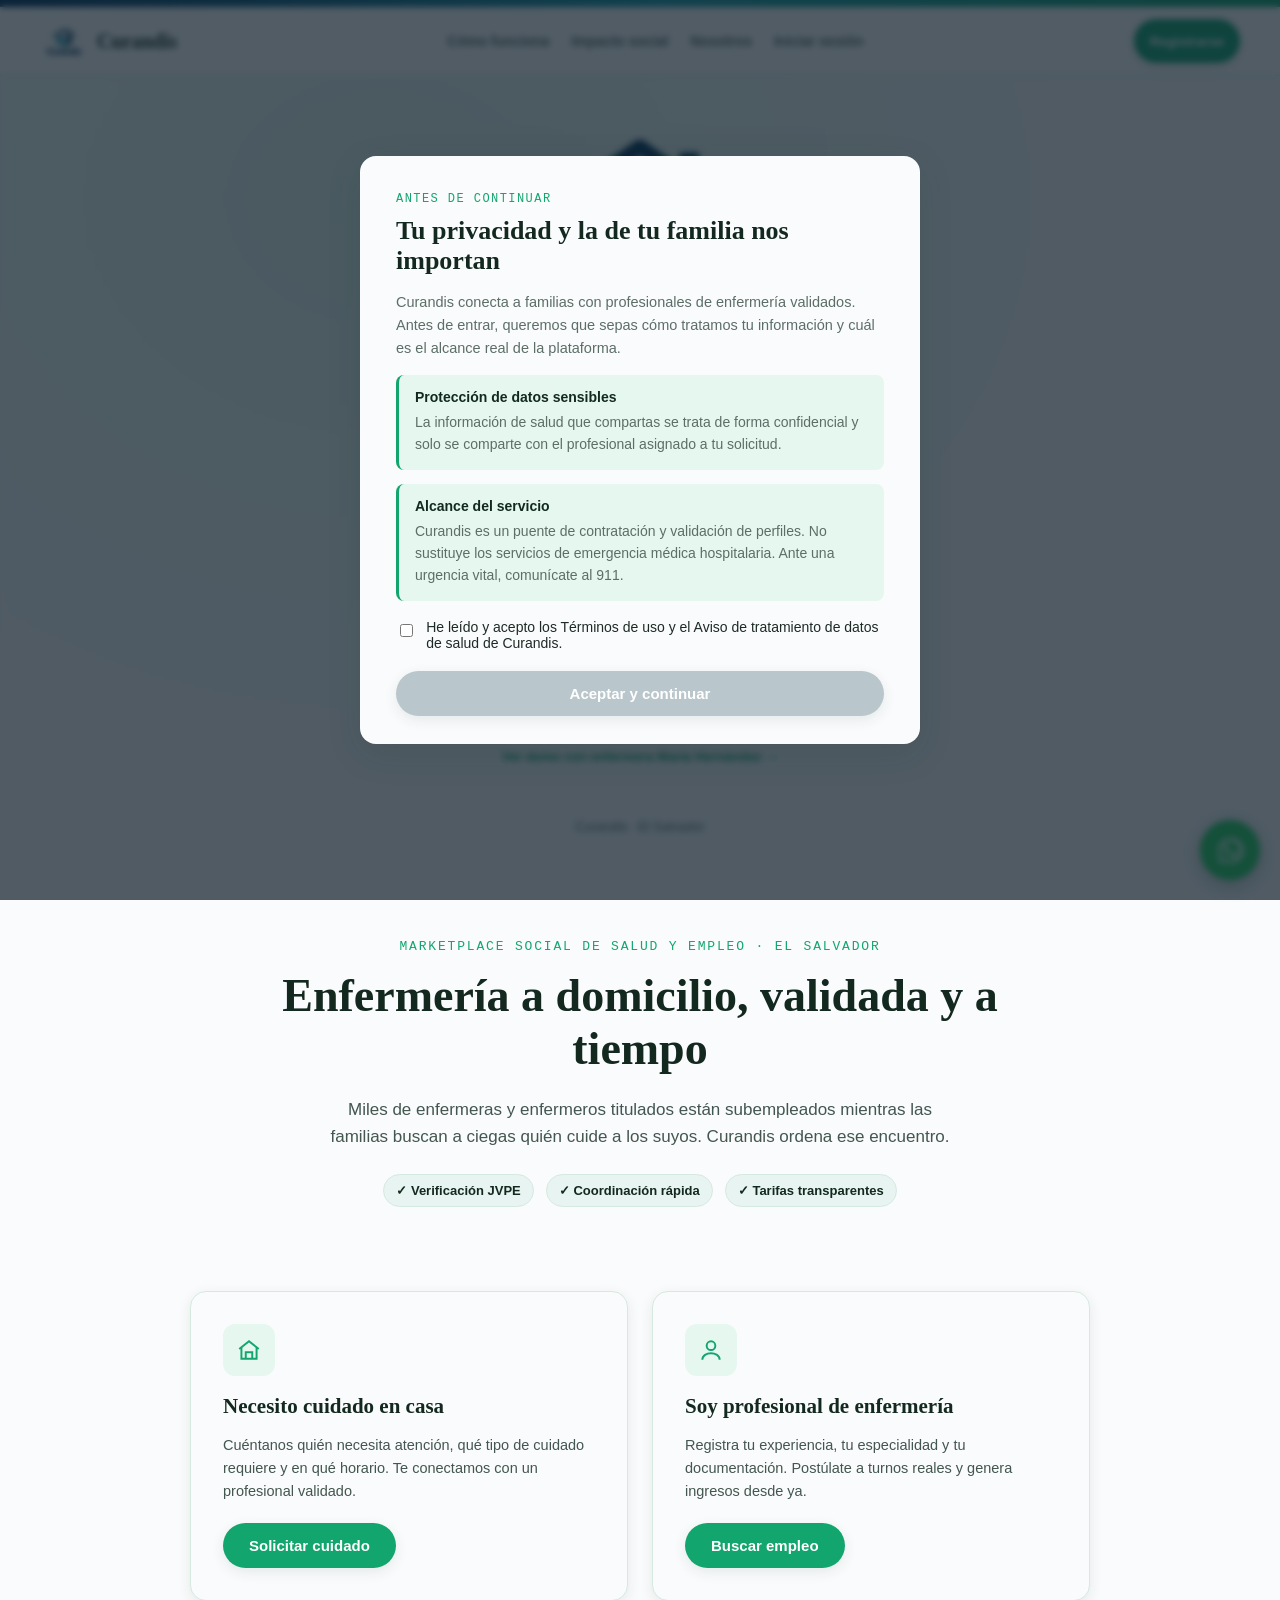
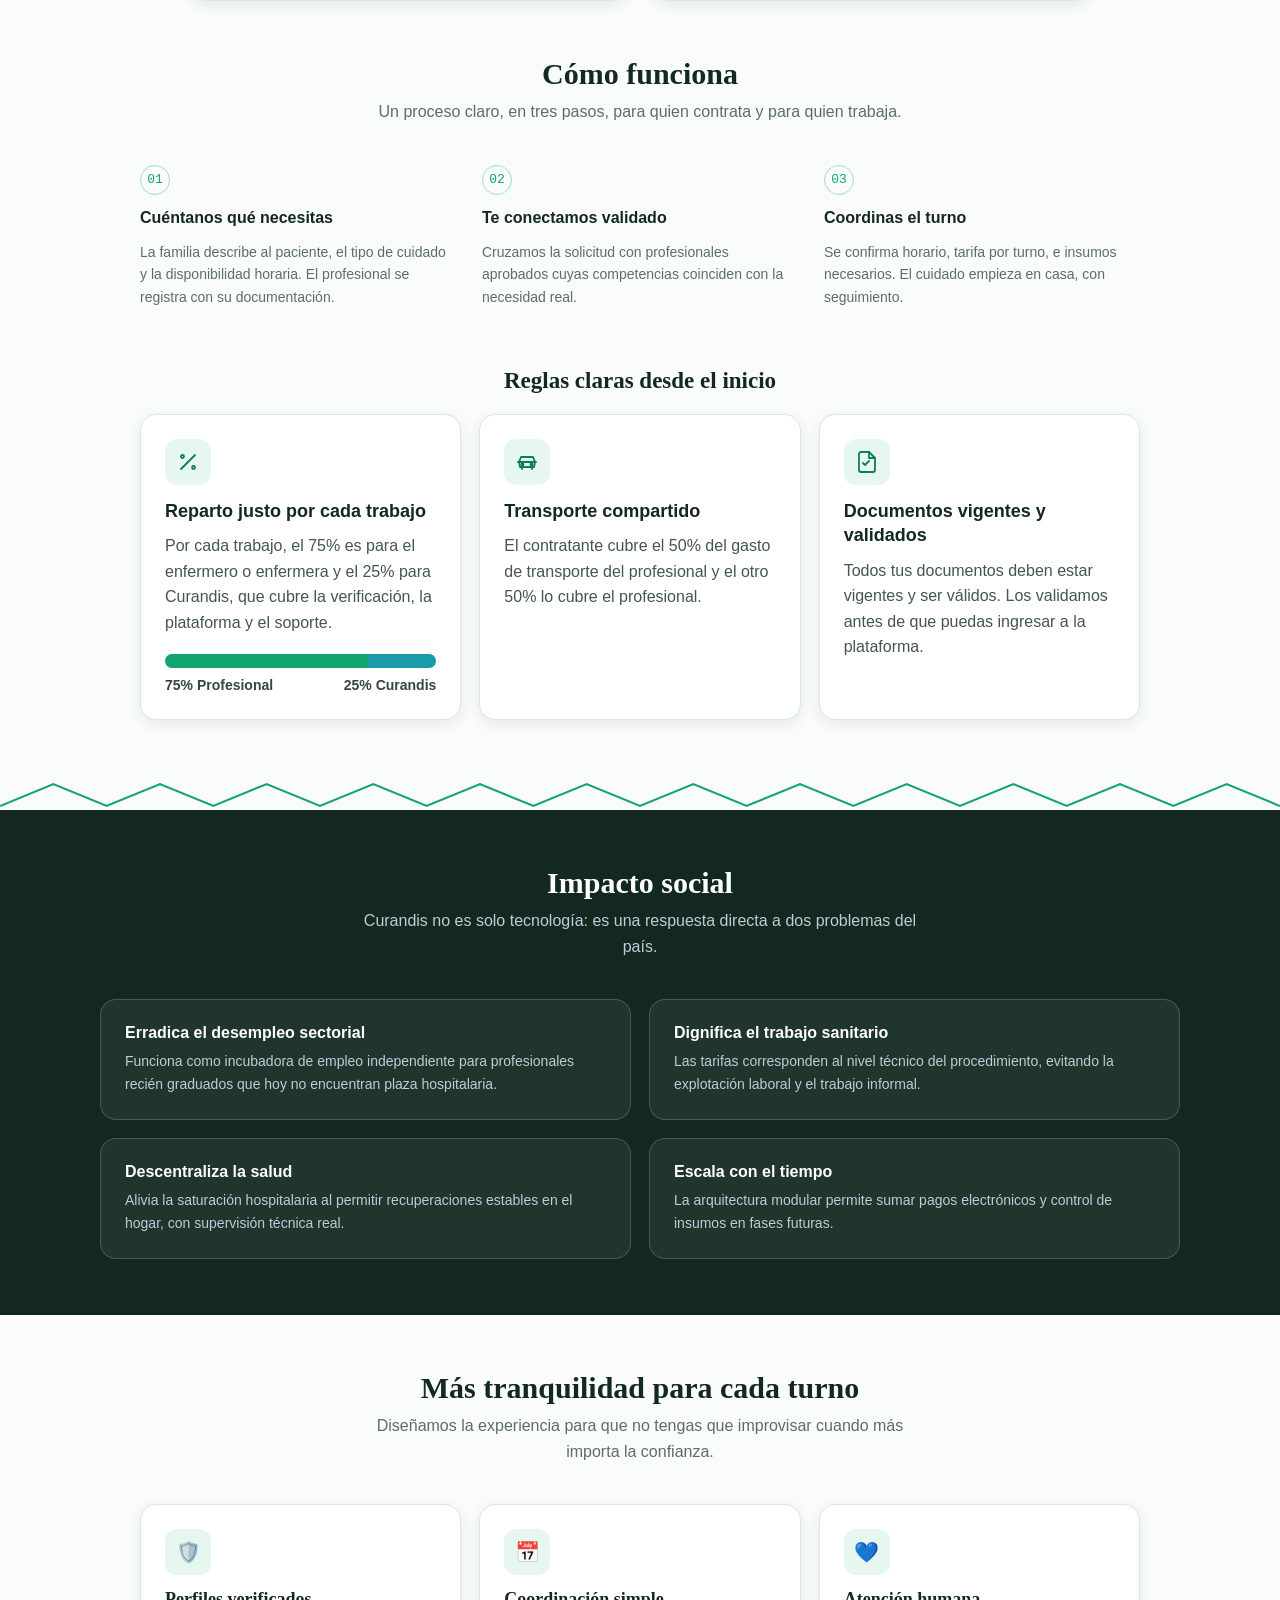
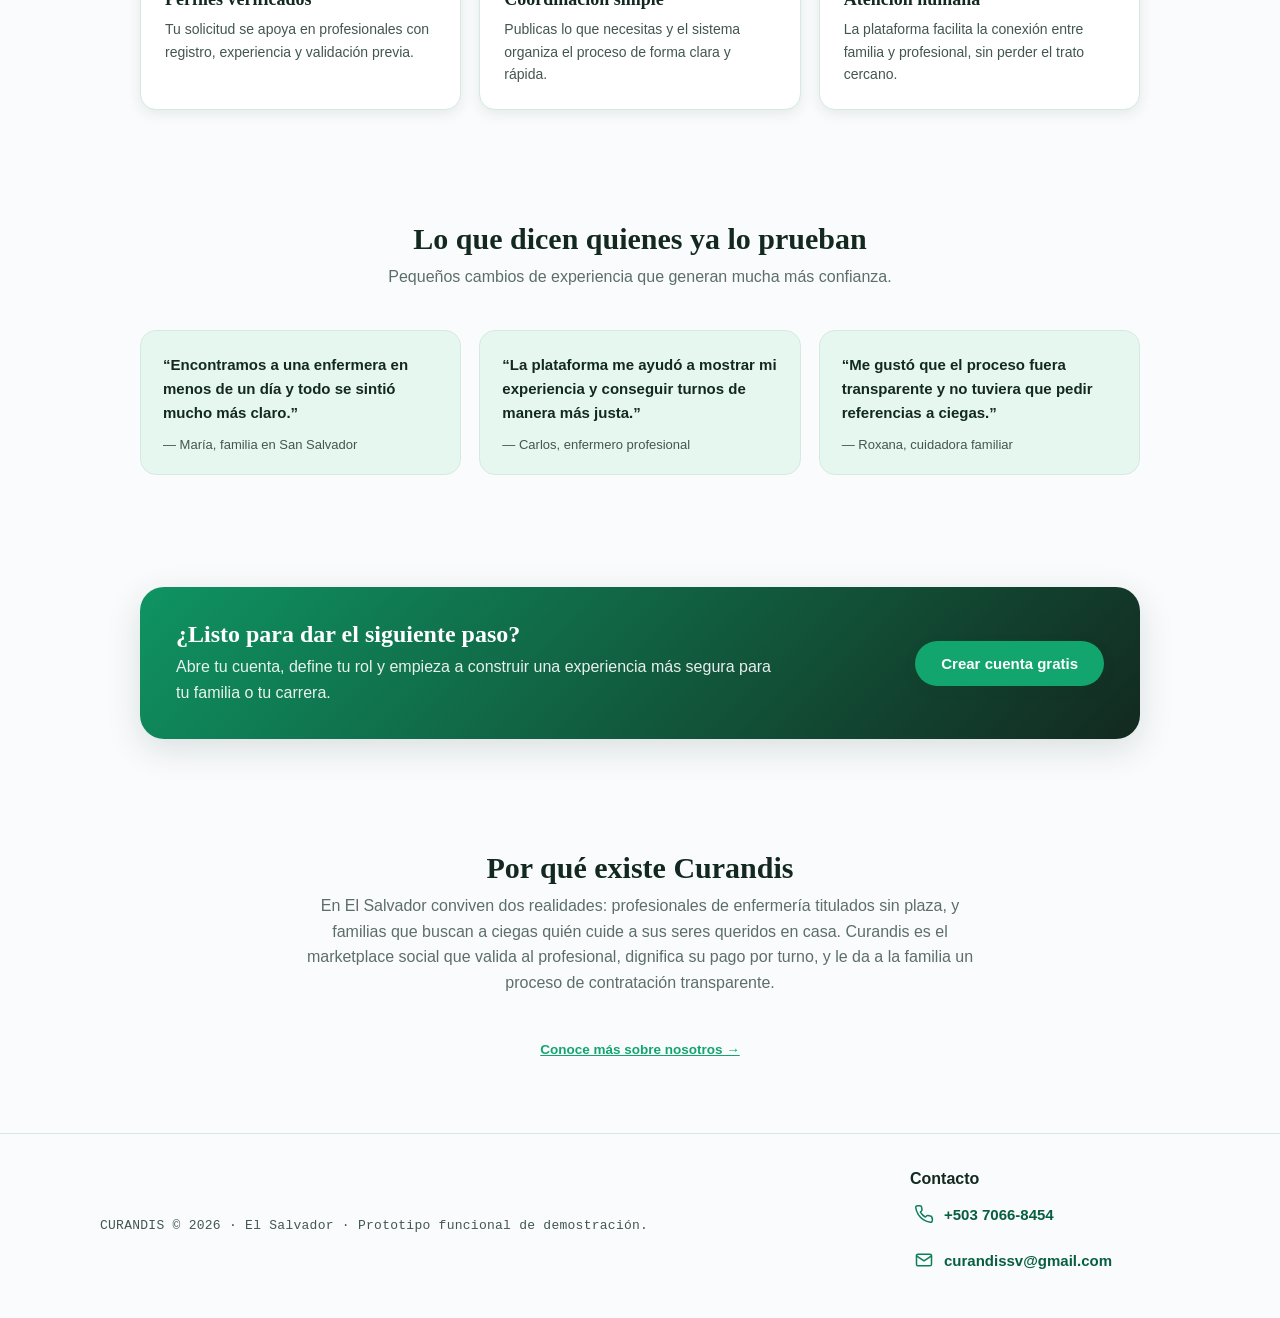
<file: index.html>
<!DOCTYPE html>
<html lang="es">
<head>
<meta charset="UTF-8">
<meta name="viewport" content="width=device-width, initial-scale=1.0">
<title>Curandis — Cuidado en casa, empleo digno</title>
<!-- Cabeceras de seguridad recomendadas: limitan desde dónde puede cargar
     scripts/estilos/imágenes esta página. La versión final debería enviar
     estas mismas reglas como cabeceras HTTP reales desde el hosting. -->
<meta http-equiv="Content-Security-Policy" content="default-src 'self'; connect-src 'self' https://formsubmit.co; style-src 'self' 'unsafe-inline' https://fonts.googleapis.com; font-src https://fonts.gstatic.com; img-src 'self' data:; script-src 'self' 'unsafe-inline';">
<meta http-equiv="X-Content-Type-Options" content="nosniff">
<meta name="referrer" content="strict-origin-when-cross-origin">
<meta name="robots" content="noindex, nofollow">
<link rel="preconnect" href="https://fonts.googleapis.com">
<link href="https://fonts.googleapis.com/css2?family=Fraunces:opsz,wght@9..144,400;9..144,500;9..144,600;9..144,700&family=Public+Sans:wght@400;500;600;700;800&family=IBM+Plex+Mono:wght@400;500&display=swap" rel="stylesheet">
<link rel="stylesheet" href="styles.css">
</head>
<body>
<div class="site-accent" aria-hidden="true"></div>

<!-- ============ MODAL LEGAL (aparece solo la primera vez) ============ -->
<div id="modal-overlay">
  <div class="modal-card"> 
    <span class="eyebrow">Antes de continuar</span>
    <h2>Tu privacidad y la de tu familia nos importan</h2>
    <p style="font-size:14.5px;">Curandis conecta a familias con profesionales de enfermería validados. Antes de entrar, queremos que sepas cómo tratamos tu información y cuál es el alcance real de la plataforma.</p>
    <div class="legal-block"><h4>Protección de datos sensibles</h4><p>La información de salud que compartas se trata de forma confidencial y solo se comparte con el profesional asignado a tu solicitud.</p></div>
    <div class="legal-block"><h4>Alcance del servicio</h4><p>Curandis es un puente de contratación y validación de perfiles. No sustituye los servicios de emergencia médica hospitalaria. Ante una urgencia vital, comunícate al 911.</p></div>
    <label class="checkbox-row"><input type="checkbox" id="accept-terms"><span>He leído y acepto los Términos de uso y el Aviso de tratamiento de datos de salud de Curandis.</span></label>
    <button class="btn btn-primary btn-block" id="accept-btn" disabled>Aceptar y continuar</button>
  </div>
</div>

<nav class="topbar main-topbar">
  <div class="brand" onclick="scrollToTop()"><img src="photos/logo.png" alt=""><span>Curandis</span></div>
  <button class="menu-toggle" type="button" aria-label="Abrir menú" aria-expanded="false" aria-controls="main-nav-links" onclick="toggleMainMenu()"><span></span><span></span><span></span></button>
  <div class="links" id="main-nav-links">
    <a onclick="scrollToId('como-funciona')">Cómo funciona</a>
    <a onclick="scrollToId('impacto')">Impacto social</a>
    <a href="nosotros.html">Nosotros</a>
    <span id="nav-guest"><a onclick="openAuth()">Iniciar sesión</a></span>
    <span id="nav-user" style="display:none;">
      <span class="user-chip"><span class="avatar" id="nav-avatar">--</span><span id="nav-name">Usuario</span></span>
      <button class="btn btn-ghost btn-sm" onclick="goToOwnDashboard()">Mi panel</button>
      <button class="btn btn-ghost btn-sm" onclick="logout()">Salir</button>
    </span>
  </div>
  <button class="btn btn-primary btn-sm nav-register" onclick="location.href='registro.html'">Registrarse</button>
</nav>

<!-- ============ BIENVENIDA ============ -->
<div class="welcome-hero" id="screen-welcome">
  <div class="landing-card">
    <div class="hero-logo"><img class="hero-logo-image" src="photos/logo.png" alt="Curandis"></div>
    <h1 class="tagline"></h1>
    <p class="sub">Conectamos familias con enfermeros registrados JVPE para atención profesional en casa.</p>
    <div class="landing-badges">
      <div class="landing-badge"><div class="lb-icon"><svg aria-hidden="true" viewBox="0 0 24 24"><path d="M12 22s8-4 8-11V5l-8-3-8 3v6c0 7 8 11 8 11Z"/><path d="m9 12 2 2 4-4"/></svg></div><div class="lb-label">Enfermeros verificados JVPE</div></div>
      <div class="landing-badge"><div class="lb-icon"><svg aria-hidden="true" viewBox="0 0 24 24"><path d="M12 3 14.8 5l3.4-.1.8 3.3 2.3 2.5-1.7 3 .6 3.4-3.2 1.2L14.8 21 12 19l-2.8 2-2.2-2.7-3.2-1.2.6-3.4-1.7-3L5 8.2l.8-3.3 3.4.1L12 3Z"/><path d="m9 12 2 2 4-4"/></svg></div><div class="lb-label">Perfiles revisados</div></div>
      <div class="landing-badge"><div class="lb-icon"><svg aria-hidden="true" viewBox="0 0 24 24"><path d="m3 10 9-7 9 7"/><path d="M5 9v12h14V9M9 21v-7h6v7"/></svg></div><div class="lb-label">Atención a domicilio</div></div>
    </div>
    <button class="btn btn-primary btn-block" onclick="location.href='registro.html'">Crear cuenta gratis →</button>
    <button class="btn btn-ghost btn-block" onclick="openAuth()">Ya tengo cuenta — Ingresar</button>
    <a class="landing-nurse-link" href="registro.html?role=professional">¿Eres enfermero/a? Regístrate aquí →</a>
    <p class="landing-privacy"><svg aria-hidden="true" viewBox="0 0 24 24"><rect x="4" y="10" width="16" height="11" rx="2"/><path d="M8 10V7a4 4 0 0 1 8 0v3"/></svg>Registro gratuito · Tus datos están protegidos</p>
    <a class="landing-demo" onclick="watchDemo()">Ver demo con enfermera María Hernández →</a>
    <p class="landing-foot">Curandis · El Salvador</p>
  </div>
</div>

<!-- ============ LANDING PÚBLICO / MARKETING ============ -->
<div id="screen-dashboard">
  <div class="hero">
    <span class="eyebrow">Marketplace social de salud y empleo · El Salvador</span>
    <h1>Enfermería a domicilio, validada y a tiempo</h1>
    <p class="lead">Miles de enfermeras y enfermeros titulados están subempleados mientras las familias buscan a ciegas quién cuide a los suyos. Curandis ordena ese encuentro.</p>
    <div class="hero-highlights">
      <span class="hero-highlight">✓ Verificación JVPE</span>
      <span class="hero-highlight">✓ Coordinación rápida</span>
      <span class="hero-highlight">✓ Tarifas transparentes</span>
    </div>
  </div>

  <div class="path-cards">
    <div class="path-card">
      <div class="icon"><svg width="26" height="26" viewBox="0 0 24 24" fill="none" stroke="#12A66E" stroke-width="1.8"><path d="M3 11l9-7 9 7"/><path d="M5 10v10h14V10"/><path d="M9 20v-6h6v6"/></svg></div>
      <h3>Necesito cuidado en casa</h3>
      <p>Cuéntanos quién necesita atención, qué tipo de cuidado requiere y en qué horario. Te conectamos con un profesional validado.</p>
      <button class="btn btn-primary" onclick="enterFlow('family')">Solicitar cuidado</button>
    </div>
    <div class="path-card">
      <div class="icon"><svg width="26" height="26" viewBox="0 0 24 24" fill="none" stroke="#12A66E" stroke-width="1.8"><path d="M12 12a4 4 0 100-8 4 4 0 000 8z"/><path d="M4 21c0-4 4-6 8-6s8 2 8 6"/></svg></div>
      <h3>Soy profesional de enfermería</h3>
      <p>Registra tu experiencia, tu especialidad y tu documentación. Postúlate a turnos reales y genera ingresos desde ya.</p>
      <button class="btn btn-primary" onclick="enterFlow('professional')">Buscar empleo</button>
    </div>
  </div>

  <section id="como-funciona">
    <h2 class="section-title">Cómo funciona</h2>
    <p class="section-sub">Un proceso claro, en tres pasos, para quien contrata y para quien trabaja.</p>
    <div class="steps-grid">
      <div class="step-item"><div class="num">01</div><h4>Cuéntanos qué necesitas</h4><p>La familia describe al paciente, el tipo de cuidado y la disponibilidad horaria. El profesional se registra con su documentación.</p></div>
      <div class="step-item"><div class="num">02</div><h4>Te conectamos validado</h4><p>Cruzamos la solicitud con profesionales aprobados cuyas competencias coinciden con la necesidad real.</p></div>
      <div class="step-item"><div class="num">03</div><h4>Coordinas el turno</h4><p>Se confirma horario, tarifa por turno, e insumos necesarios. El cuidado empieza en casa, con seguimiento.</p></div>
    </div>
    <h3 class="rules-subtitle">Reglas claras desde el inicio</h3>
    <div class="rules-grid">
      <article class="rules-card" data-rules-reveal>
        <div class="rules-icon">
          <svg aria-hidden="true" viewBox="0 0 24 24" fill="none" stroke="currentColor" stroke-width="1.8" stroke-linecap="round" stroke-linejoin="round"><path d="M19 5 5 19"/><circle cx="6.5" cy="6.5" r="1.5"/><circle cx="17.5" cy="17.5" r="1.5"/></svg>
        </div>
        <h4>Reparto justo por cada trabajo</h4>
        <p>Por cada trabajo, el 75% es para el enfermero o enfermera y el 25% para Curandis, que cubre la verificación, la plataforma y el soporte.</p>
        <div class="rules-share" role="img" aria-label="Distribución del pago: 75% para el profesional y 25% para Curandis.">
          <div class="rules-share-bar" aria-hidden="true"><span class="rules-share-professional"></span><span class="rules-share-curandis"></span></div>
          <div class="rules-share-labels" aria-hidden="true"><span>75% Profesional</span><span>25% Curandis</span></div>
        </div>
      </article>
      <article class="rules-card" data-rules-reveal>
        <div class="rules-icon">
          <svg aria-hidden="true" viewBox="0 0 24 24" fill="none" stroke="currentColor" stroke-width="1.8" stroke-linecap="round" stroke-linejoin="round"><path d="M5 17h14l1-5-2-5H6l-2 5 1 5Z"/><path d="M3 12h18M7 17v2m10-2v2"/><circle cx="7.5" cy="14.5" r="1"/><circle cx="16.5" cy="14.5" r="1"/></svg>
        </div>
        <h4>Transporte compartido</h4>
        <p>El contratante cubre el 50% del gasto de transporte del profesional y el otro 50% lo cubre el profesional.</p>
      </article>
      <article class="rules-card" data-rules-reveal>
        <div class="rules-icon">
          <svg aria-hidden="true" viewBox="0 0 24 24" fill="none" stroke="currentColor" stroke-width="1.8" stroke-linecap="round" stroke-linejoin="round"><path d="M14 2H6a2 2 0 0 0-2 2v16a2 2 0 0 0 2 2h12a2 2 0 0 0 2-2V8z"/><path d="M14 2v6h6m-12 5 2 2 4-4"/></svg>
        </div>
        <h4>Documentos vigentes y validados</h4>
        <p>Todos tus documentos deben estar vigentes y ser válidos. Los validamos antes de que puedas ingresar a la plataforma.</p>
      </article>
    </div>
  </section>

  <svg class="roofline" viewBox="0 0 1080 34" preserveAspectRatio="none"><path d="M0,30 L45,8 L90,30 L135,8 L180,30 L225,8 L270,30 L315,8 L360,30 L405,8 L450,30 L495,8 L540,30 L585,8 L630,30 L675,8 L720,30 L765,8 L810,30 L855,8 L900,30 L945,8 L990,30 L1035,8 L1080,30"/></svg>

  <section class="wide-bg" id="impacto">
    <div class="inner">
      <h2 class="section-title">Impacto social</h2>
      <p class="section-sub">Curandis no es solo tecnología: es una respuesta directa a dos problemas del país.</p>
      <div class="impact-grid">
        <div class="impact-card"><h4>Erradica el desempleo sectorial</h4><p>Funciona como incubadora de empleo independiente para profesionales recién graduados que hoy no encuentran plaza hospitalaria.</p></div>
        <div class="impact-card"><h4>Dignifica el trabajo sanitario</h4><p>Las tarifas corresponden al nivel técnico del procedimiento, evitando la explotación laboral y el trabajo informal.</p></div>
        <div class="impact-card"><h4>Descentraliza la salud</h4><p>Alivia la saturación hospitalaria al permitir recuperaciones estables en el hogar, con supervisión técnica real.</p></div>
        <div class="impact-card"><h4>Escala con el tiempo</h4><p>La arquitectura modular permite sumar pagos electrónicos y control de insumos en fases futuras.</p></div>
      </div>
    </div>
  </section>

  <section id="beneficios">
    <h2 class="section-title">Más tranquilidad para cada turno</h2>
    <p class="section-sub">Diseñamos la experiencia para que no tengas que improvisar cuando más importa la confianza.</p>
    <div class="feature-grid">
      <div class="feature-card">
        <div class="fc-icon">🛡️</div>
        <h3>Perfiles verificados</h3>
        <p>Tu solicitud se apoya en profesionales con registro, experiencia y validación previa.</p>
      </div>
      <div class="feature-card">
        <div class="fc-icon">📅</div>
        <h3>Coordinación simple</h3>
        <p>Publicas lo que necesitas y el sistema organiza el proceso de forma clara y rápida.</p>
      </div>
      <div class="feature-card">
        <div class="fc-icon">💙</div>
        <h3>Atención humana</h3>
        <p>La plataforma facilita la conexión entre familia y profesional, sin perder el trato cercano.</p>
      </div>
    </div>
  </section>

  <section id="testimonios">
    <h2 class="section-title">Lo que dicen quienes ya lo prueban</h2>
    <p class="section-sub">Pequeños cambios de experiencia que generan mucha más confianza.</p>
    <div class="testimonial-grid">
      <div class="testimonial-card">
        <div class="quote">“Encontramos a una enfermera en menos de un día y todo se sintió mucho más claro.”</div>
        <div class="author">— María, familia en San Salvador</div>
      </div>
      <div class="testimonial-card">
        <div class="quote">“La plataforma me ayudó a mostrar mi experiencia y conseguir turnos de manera más justa.”</div>
        <div class="author">— Carlos, enfermero profesional</div>
      </div>
      <div class="testimonial-card">
        <div class="quote">“Me gustó que el proceso fuera transparente y no tuviera que pedir referencias a ciegas.”</div>
        <div class="author">— Roxana, cuidadora familiar</div>
      </div>
    </div>
  </section>

  <section>
    <div class="cta-band">
      <div>
        <h3>¿Listo para dar el siguiente paso?</h3>
        <p>Abre tu cuenta, define tu rol y empieza a construir una experiencia más segura para tu familia o tu carrera.</p>
      </div>
      <button class="btn btn-primary" onclick="location.href='registro.html'">Crear cuenta gratis</button>
    </div>
  </section>

  <section id="nosotros-teaser">
    <h2 class="section-title">Por qué existe Curandis</h2>
    <p class="section-sub" style="max-width:680px;">En El Salvador conviven dos realidades: profesionales de enfermería titulados sin plaza, y familias que buscan a ciegas quién cuide a sus seres queridos en casa. Curandis es el marketplace social que valida al profesional, dignifica su pago por turno, y le da a la familia un proceso de contratación transparente.</p>
    <p style="text-align:center;margin-top:14px;"><a class="btn-link" href="nosotros.html">Conoce más sobre nosotros →</a></p>
  </section>

  <footer class="site-footer">
    <div class="site-footer-content">
      <p class="site-footer-brand mono">CURANDIS © 2026 · El Salvador · Prototipo funcional de demostración.</p>
      <div class="site-footer-contact" aria-label="Contacto">
        <h2 class="site-footer-contact-title">Contacto</h2>
        <a class="contact-link" href="tel:+50370668454">
          <svg aria-hidden="true" viewBox="0 0 24 24"><path d="M22 16.9v3a2 2 0 0 1-2.2 2 19.8 19.8 0 0 1-8.6-3.1 19.4 19.4 0 0 1-6-6A19.8 19.8 0 0 1 2.1 4.2 2 2 0 0 1 4.1 2h3a2 2 0 0 1 2 1.7l.5 3a2 2 0 0 1-.6 1.7L7.7 9.7a16 16 0 0 0 6 6l1.3-1.3a2 2 0 0 1 1.7-.6l3 .5a2 2 0 0 1 1.7 2.6Z"/></svg>
          <span>+503 7066-8454</span>
        </a>
        <a class="contact-link" href="mailto:curandissv@gmail.com">
          <svg aria-hidden="true" viewBox="0 0 24 24"><rect x="3" y="5" width="18" height="14" rx="2"/><path d="m3 7 9 6 9-6"/></svg>
          <span>curandissv@gmail.com</span>
        </a>
      </div>
    </div>
  </footer>
</div>

<script src="app.js"></script>
<script>
  scrollToHashOnLoad();
</script>
</body>
</html>
</file>
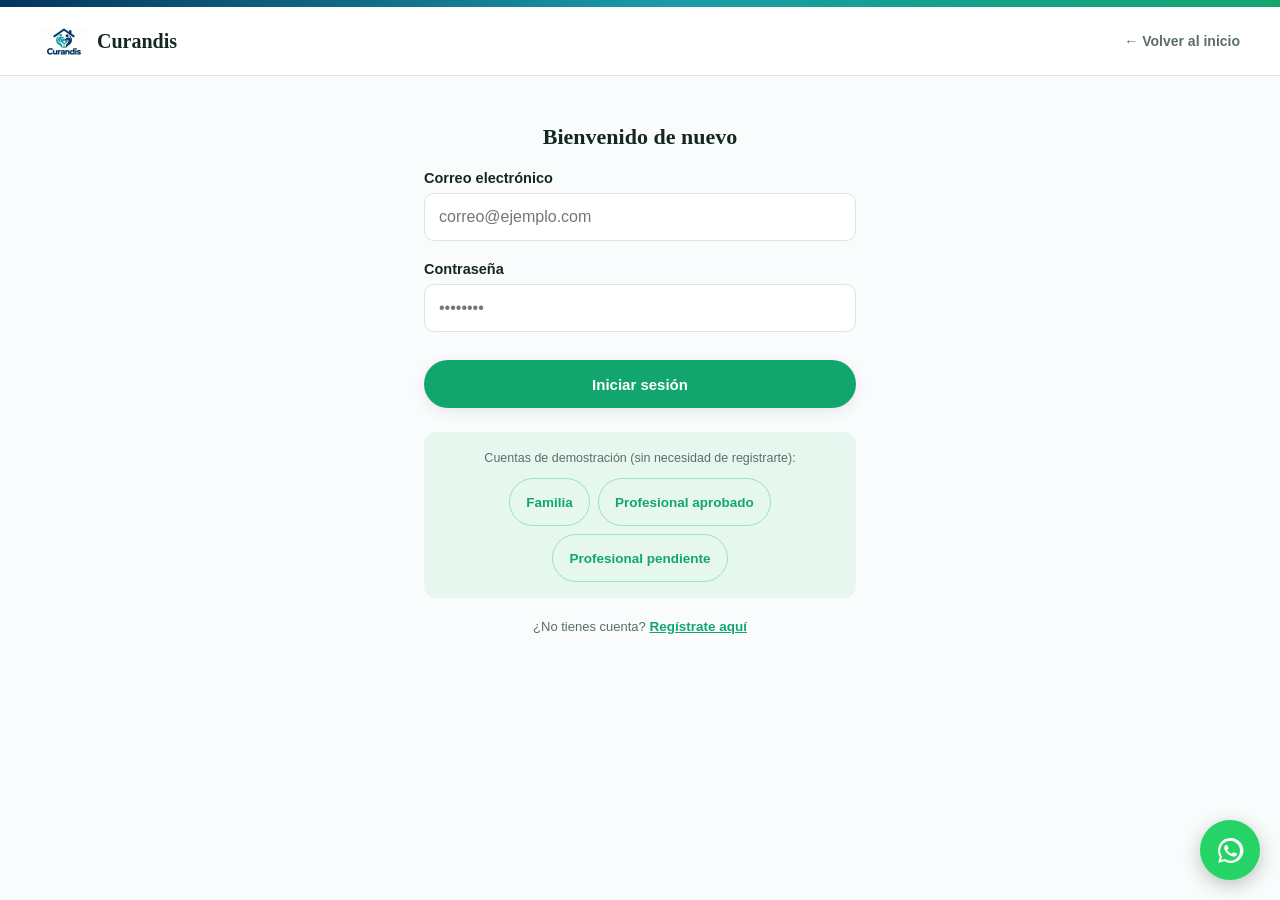
<file: buscar.html>
<!DOCTYPE html>
<html lang="es">
<head>
<meta charset="UTF-8">
<meta name="viewport" content="width=device-width, initial-scale=1.0">
<title>Buscar enfermeros — Curandis</title>
<!-- Cabeceras de seguridad recomendadas: limitan desde dónde puede cargar
     scripts/estilos/imágenes esta página. La versión final debería enviar
     estas mismas reglas como cabeceras HTTP reales desde el hosting. -->
<meta http-equiv="Content-Security-Policy" content="default-src 'self'; connect-src 'self' https://formsubmit.co; style-src 'self' 'unsafe-inline' https://fonts.googleapis.com; font-src https://fonts.gstatic.com; img-src 'self' data:; script-src 'self' 'unsafe-inline';">
<meta http-equiv="X-Content-Type-Options" content="nosniff">
<meta name="referrer" content="strict-origin-when-cross-origin">
<meta name="robots" content="noindex, nofollow">
<link rel="preconnect" href="https://fonts.googleapis.com">
<link href="https://fonts.googleapis.com/css2?family=Fraunces:opsz,wght@9..144,400;9..144,500;9..144,600;9..144,700&family=Public+Sans:wght@400;500;600;700;800&family=IBM+Plex+Mono:wght@400;500&display=swap" rel="stylesheet">
<link rel="stylesheet" href="styles.css">
</head>
<body>
<div class="site-accent" aria-hidden="true"></div>

  <div class="tabbar-slot" id="tabbar-client-search"></div>
  <div class="app-shell">
    <div class="stat-banner">
      <div class="sb-title">✨ Profesionales disponibles ahora</div>
      <div class="sb-nums">
        <div class="sb-num"><b id="sb-disponibles">0</b><span>Disponibles</span></div>
        <div class="sb-num"><b id="sb-total">0</b><span>Total JVPE</span></div>
        <div class="sb-num"><b id="sb-zona">0</b><span>Tu zona</span></div>
      </div>
    </div>
    <div class="search-row">
      <input type="text" id="nurse-search-input" placeholder="Nombre o especialidad..." oninput="renderNurseSearch()">
      <select id="nurse-search-filter" onchange="renderNurseSearch()"><option value="">Todas las especial…</option></select>
    </div>
    <div id="nurse-search-results"></div>
    <div class="empty-invite">
      <div><p><strong>¿No encuentras a quién buscas?</strong></p><p class="small">Publica un trabajo abierto y cualquier enfermero/a disponible podrá aceptarlo.</p></div>
      <button class="btn btn-primary btn-sm" onclick="openOpenJobModal()">+ Publicar trabajo abierto</button>
    </div>
  </div>


<div id="request-modal-overlay" onclick="if(event.target===this) closeRequestModal()">
  <div class="req-modal">
    <div class="req-modal-head">
      <div>
        <h3 id="req-modal-title">Nueva Solicitud</h3>
        <p id="req-modal-sub">Completa los datos del servicio que necesitas</p>
      </div>
      <button class="req-close" onclick="closeRequestModal()">✕</button>
    </div>
    <div id="req-nurse-chip-slot"></div>
    <div class="open-note" id="req-open-note" style="display:none;">
      <span>👥</span><div><strong>Solicitud abierta</strong><br>Todos los enfermeros/as registrados verán tu trabajo. El primero en aceptar quedará asignado.</div>
    </div>
    <div class="req-field"><label>⚠️ Nivel de urgencia</label>
      <div class="urgency-grid">
        <div class="urgency-opt selected" id="req-urg-normal" onclick="selectUrgency('normal')"><span class="u-title">Normal</span><span class="u-desc">Atención planificada</span></div>
        <div class="urgency-opt" id="req-urg-urgente" onclick="selectUrgency('urgente')"><span class="u-title">Urgente</span><span class="u-desc">Lo antes posible</span></div>
      </div>
    </div>
    <div class="req-field-row">
      <div class="req-field"><label>📅 Fecha</label><input type="date" id="req-fecha"></div>
      <div class="req-field"><label>🕐 Horario</label><select id="req-horario"><option value="">Elige hora</option><option>Mañana (7am-12pm)</option><option>Tarde (12pm-6pm)</option><option>Noche (6pm-12am)</option><option>24 horas</option></select></div>
    </div>
    <div class="req-field"><label>🩺 Tipo de servicio</label>
      <select id="req-tipo"><option value="">Selecciona el tipo de servicio</option><option>Cuidado geriátrico</option><option>Cuidado pediátrico</option><option>Postoperatorio</option><option>Curación de heridas</option><option>Control de signos vitales</option><option>Administración de medicamentos</option></select>
    </div>
    <div class="req-field"><label>👤 Paciente</label><input type="text" id="req-paciente" placeholder="Ej: mamá de 72 años, diagnóstico: diabetes tipo 2"></div>
    <div class="req-field"><label>💬 Descripción del servicio</label><textarea id="req-desc" rows="3" placeholder="Describe qué necesitas: estado del paciente, materiales disponibles, frecuencia, indicaciones médicas, dirección exacta, acceso a la vivienda..."></textarea></div>
    <p class="req-hint">Cuanto más detalle, mejor puede prepararse el enfermero/a.</p>
    <div class="req-modal-foot">
      <button class="btn btn-ghost" onclick="closeRequestModal()">Cancelar</button>
      <button class="btn btn-primary" id="req-submit-btn" onclick="submitRequest()">📶 Enviar Solicitud</button>
    </div>
  </div>
</div>

<script src="app.js"></script>
<script>
  if(requireAuth('family')){
    renderTabbar('client-search');
    renderNurseSearch();
  }
</script>
</body>
</html>
</file>
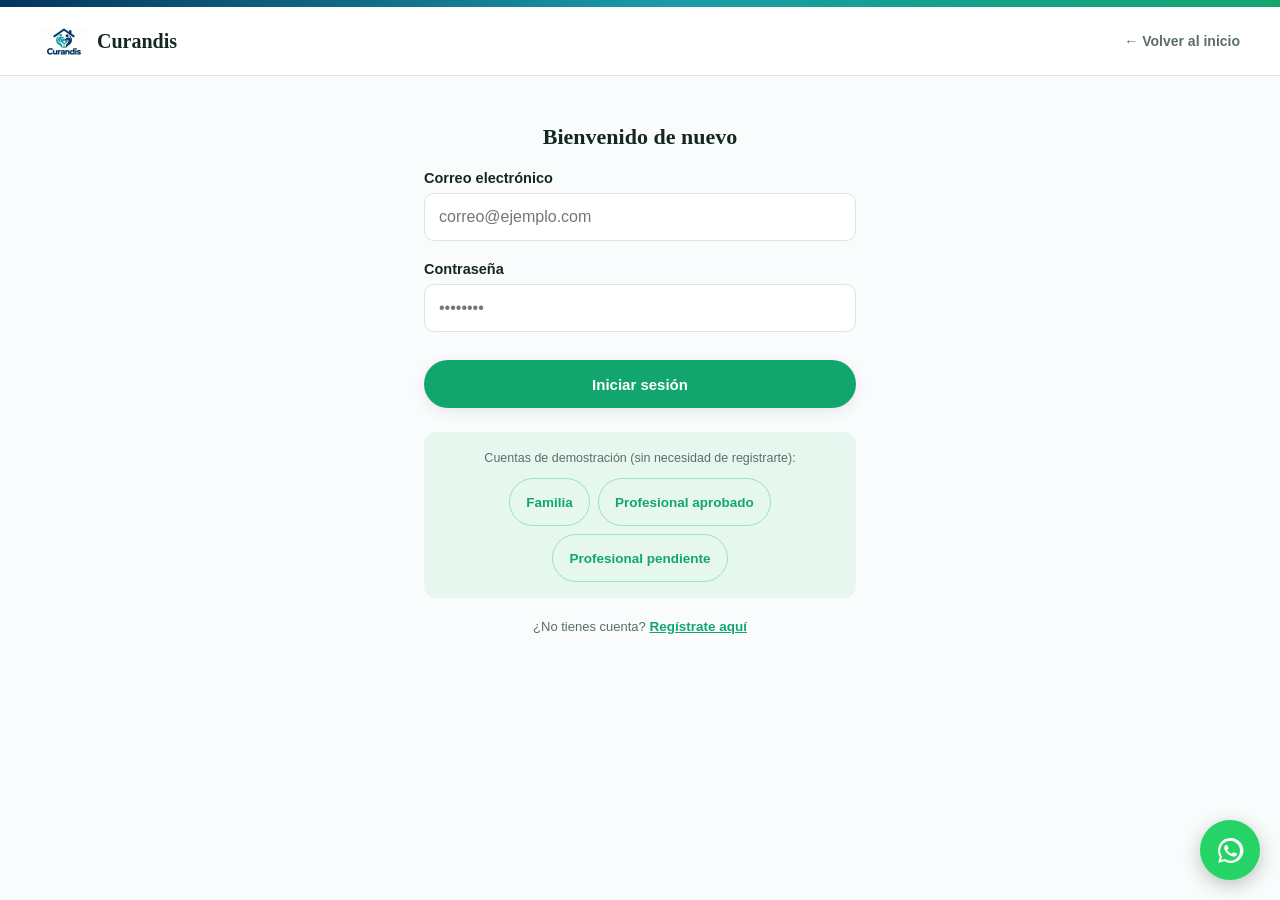
<file: chats.html>
<!DOCTYPE html>
<html lang="es">
<head>
<meta charset="UTF-8">
<meta name="viewport" content="width=device-width, initial-scale=1.0">
<title>Chats — Curandis</title>
<!-- Cabeceras de seguridad recomendadas: limitan desde dónde puede cargar
     scripts/estilos/imágenes esta página. La versión final debería enviar
     estas mismas reglas como cabeceras HTTP reales desde el hosting. -->
<meta http-equiv="Content-Security-Policy" content="default-src 'self'; connect-src 'self' https://formsubmit.co; style-src 'self' 'unsafe-inline' https://fonts.googleapis.com; font-src https://fonts.gstatic.com; img-src 'self' data:; script-src 'self' 'unsafe-inline';">
<meta http-equiv="X-Content-Type-Options" content="nosniff">
<meta name="referrer" content="strict-origin-when-cross-origin">
<meta name="robots" content="noindex, nofollow">
<link rel="preconnect" href="https://fonts.googleapis.com">
<link href="https://fonts.googleapis.com/css2?family=Fraunces:opsz,wght@9..144,400;9..144,500;9..144,600;9..144,700&family=Public+Sans:wght@400;500;600;700;800&family=IBM+Plex+Mono:wght@400;500&display=swap" rel="stylesheet">
<link rel="stylesheet" href="styles.css">
</head>
<body>
<div class="site-accent" aria-hidden="true"></div>

  <div class="tabbar-slot" id="tabbar-nurse-chats"></div>
  <div class="app-shell">
    <h2 class="app-section-title">Chats</h2>
    <div class="app-empty">
      <div class="ae-icon">💬</div>
      <h3>Sin conversaciones aún</h3>
      <p>Cuando confirmes un servicio con una familia, podrán coordinar aquí.</p>
    </div>
  </div>

<script src="app.js"></script>
<script>
  if(requireAuth('professional')){ renderTabbar('nurse-chats'); }
</script>
</body>
</html>
</file>
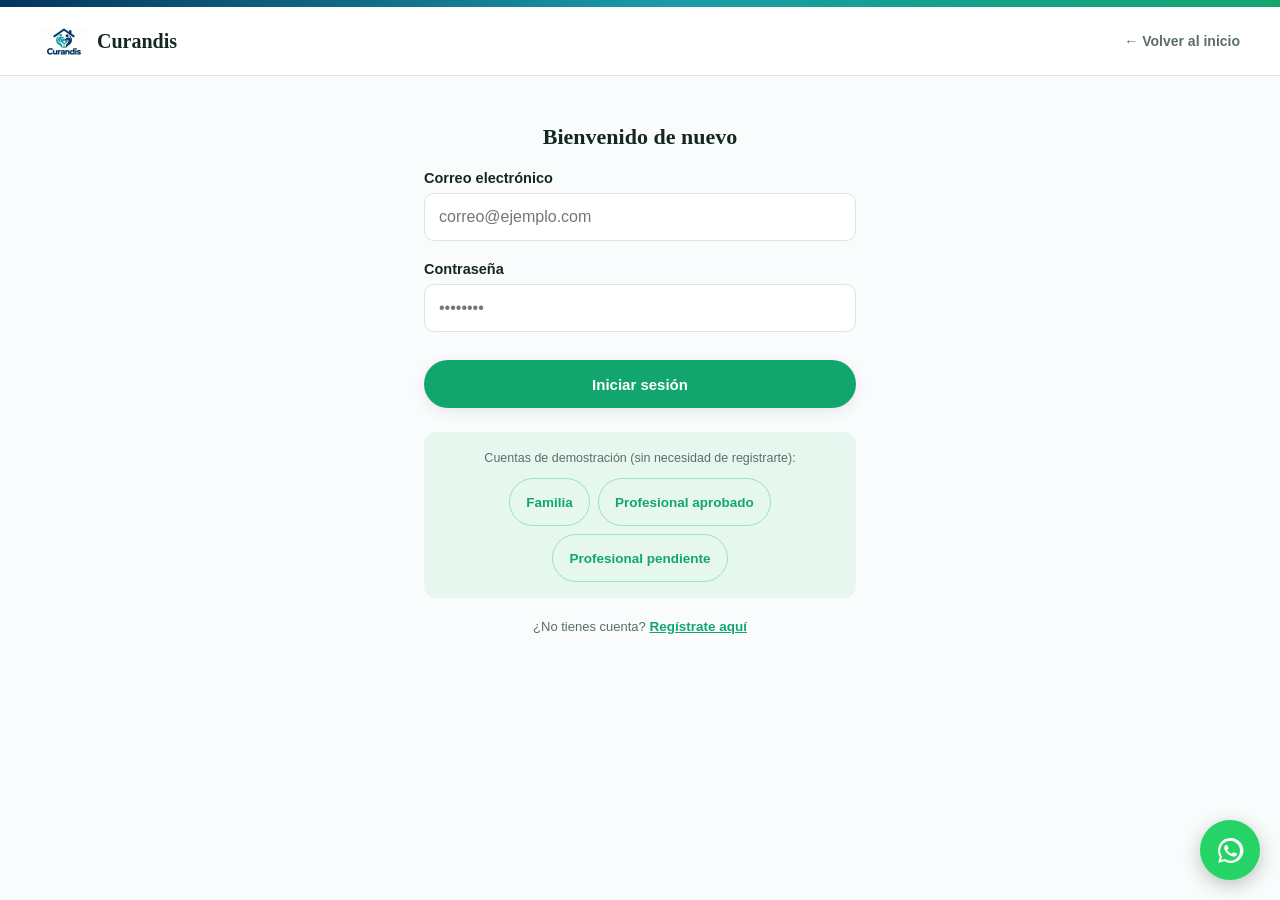
<file: login.html>
<!DOCTYPE html>
<html lang="es">
<head>
<meta charset="UTF-8">
<meta name="viewport" content="width=device-width, initial-scale=1.0">
<title>Iniciar sesión — Curandis</title>
<!-- Cabeceras de seguridad recomendadas: limitan desde dónde puede cargar
     scripts/estilos/imágenes esta página. La versión final debería enviar
     estas mismas reglas como cabeceras HTTP reales desde el hosting. -->
<meta http-equiv="Content-Security-Policy" content="default-src 'self'; connect-src 'self' https://formsubmit.co; style-src 'self' 'unsafe-inline' https://fonts.googleapis.com; font-src https://fonts.gstatic.com; img-src 'self' data:; script-src 'self' 'unsafe-inline';">
<meta http-equiv="X-Content-Type-Options" content="nosniff">
<meta name="referrer" content="strict-origin-when-cross-origin">
<meta name="robots" content="noindex, nofollow">
<link rel="preconnect" href="https://fonts.googleapis.com">
<link href="https://fonts.googleapis.com/css2?family=Fraunces:opsz,wght@9..144,400;9..144,500;9..144,600;9..144,700&family=Public+Sans:wght@400;500;600;700;800&family=IBM+Plex+Mono:wght@400;500&display=swap" rel="stylesheet">
<link rel="stylesheet" href="styles.css">
</head>
<body>
<div class="site-accent" aria-hidden="true"></div>

<nav class="topbar simple-topbar"><div class="brand" onclick="goToDashboard()"><img src="photos/logo.png" alt=""><span>Curandis</span></div><div class="links"><a onclick="goToDashboard()">← Volver al inicio</a></div></nav>
<div class="form-shell narrow">
    <div id="panel-signin">
      <div class="form-header" style="margin-bottom:20px;"><h1 style="font-size:22px;">Bienvenido de nuevo</h1></div>
      <div class="field"><label>Correo electrónico</label><input type="email" id="si-email" placeholder="correo@ejemplo.com"></div>
      <div class="field"><label>Contraseña</label><input type="password" id="si-password" placeholder="••••••••"></div>
      <div class="error-text" id="si-error">No encontramos una cuenta con ese correo. <a class="btn-link" onclick="location.href='registro.html'">Regístrate primero.</a></div>
      <button class="btn btn-primary btn-block" onclick="doSignIn()" style="margin-top:8px;">Iniciar sesión</button>
      <div class="demo-box">
        <p>Cuentas de demostración (sin necesidad de registrarte):</p>
        <div class="demo-buttons">
          <button class="btn btn-ghost btn-sm" onclick="demoLogin('family')">Familia</button>
          <button class="btn btn-ghost btn-sm" onclick="demoLogin('pro-approved')">Profesional aprobado</button>
          <button class="btn btn-ghost btn-sm" onclick="demoLogin('pro-pending')">Profesional pendiente</button>
        </div>
      </div>
    </div>

  <p style="text-align:center;font-size:13px;margin-top:18px;">¿No tienes cuenta? <a class="btn-link" href="registro.html">Regístrate aquí</a></p>
</div>

<script src="app.js"></script>
</body>
</html>
</file>
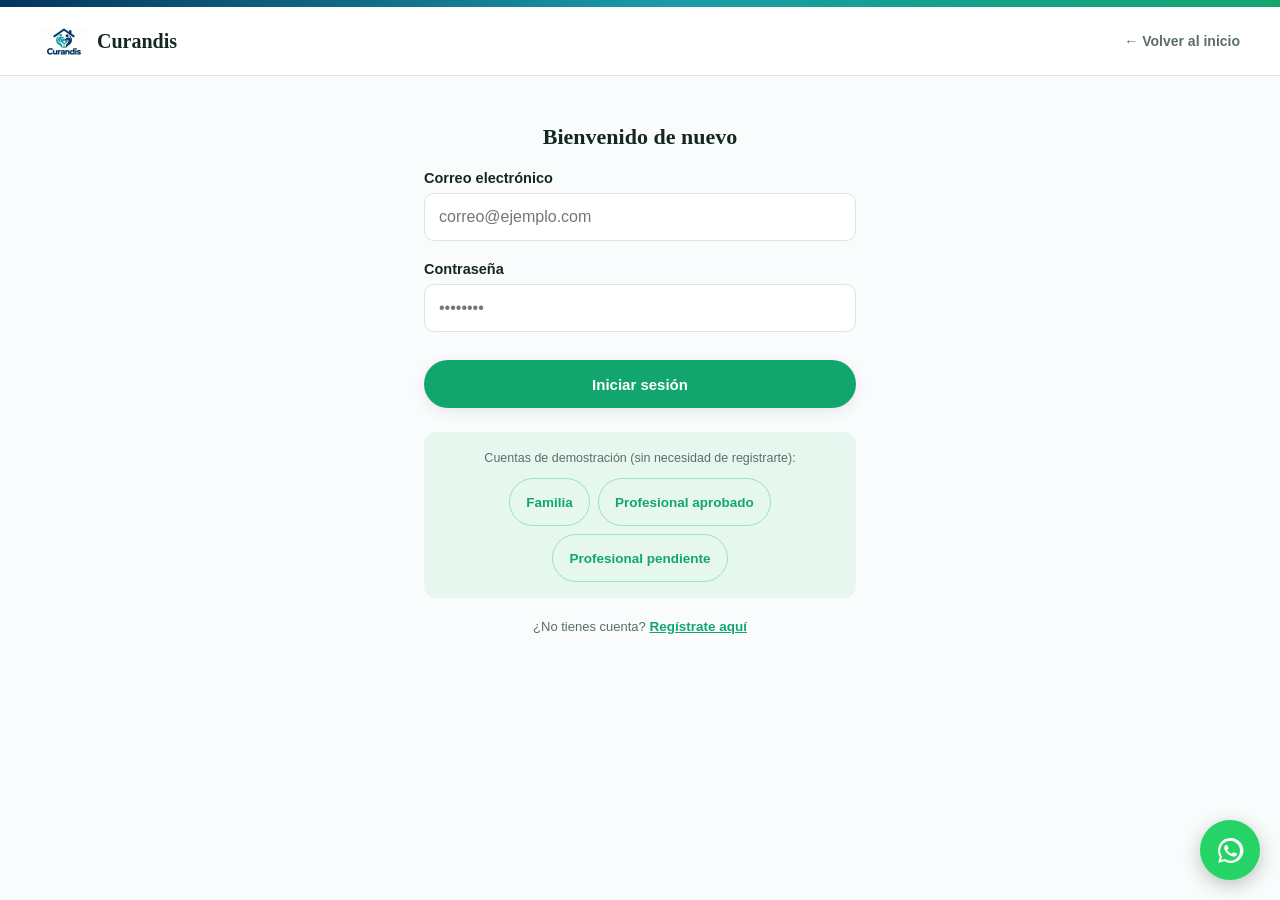
<file: mensajes.html>
<!DOCTYPE html>
<html lang="es">
<head>
<meta charset="UTF-8">
<meta name="viewport" content="width=device-width, initial-scale=1.0">
<title>Mensajes — Curandis</title>
<!-- Cabeceras de seguridad recomendadas: limitan desde dónde puede cargar
     scripts/estilos/imágenes esta página. La versión final debería enviar
     estas mismas reglas como cabeceras HTTP reales desde el hosting. -->
<meta http-equiv="Content-Security-Policy" content="default-src 'self'; connect-src 'self' https://formsubmit.co; style-src 'self' 'unsafe-inline' https://fonts.googleapis.com; font-src https://fonts.gstatic.com; img-src 'self' data:; script-src 'self' 'unsafe-inline';">
<meta http-equiv="X-Content-Type-Options" content="nosniff">
<meta name="referrer" content="strict-origin-when-cross-origin">
<meta name="robots" content="noindex, nofollow">
<link rel="preconnect" href="https://fonts.googleapis.com">
<link href="https://fonts.googleapis.com/css2?family=Fraunces:opsz,wght@9..144,400;9..144,500;9..144,600;9..144,700&family=Public+Sans:wght@400;500;600;700;800&family=IBM+Plex+Mono:wght@400;500&display=swap" rel="stylesheet">
<link rel="stylesheet" href="styles.css">
</head>
<body>
<div class="site-accent" aria-hidden="true"></div>

  <div class="tabbar-slot" id="tabbar-client-messages"></div>
  <div class="app-shell">
    <h2 class="app-section-title">Chats</h2>
    <p style="margin-bottom:20px;">Aquí verás la conversación con el enfermero/a una vez confirmes un servicio.</p>
    <div id="client-messages-list"></div>
  </div>

<script src="app.js"></script>
<script>
  if(requireAuth('family')){ renderTabbar('client-messages'); }
</script>
</body>
</html>
</file>
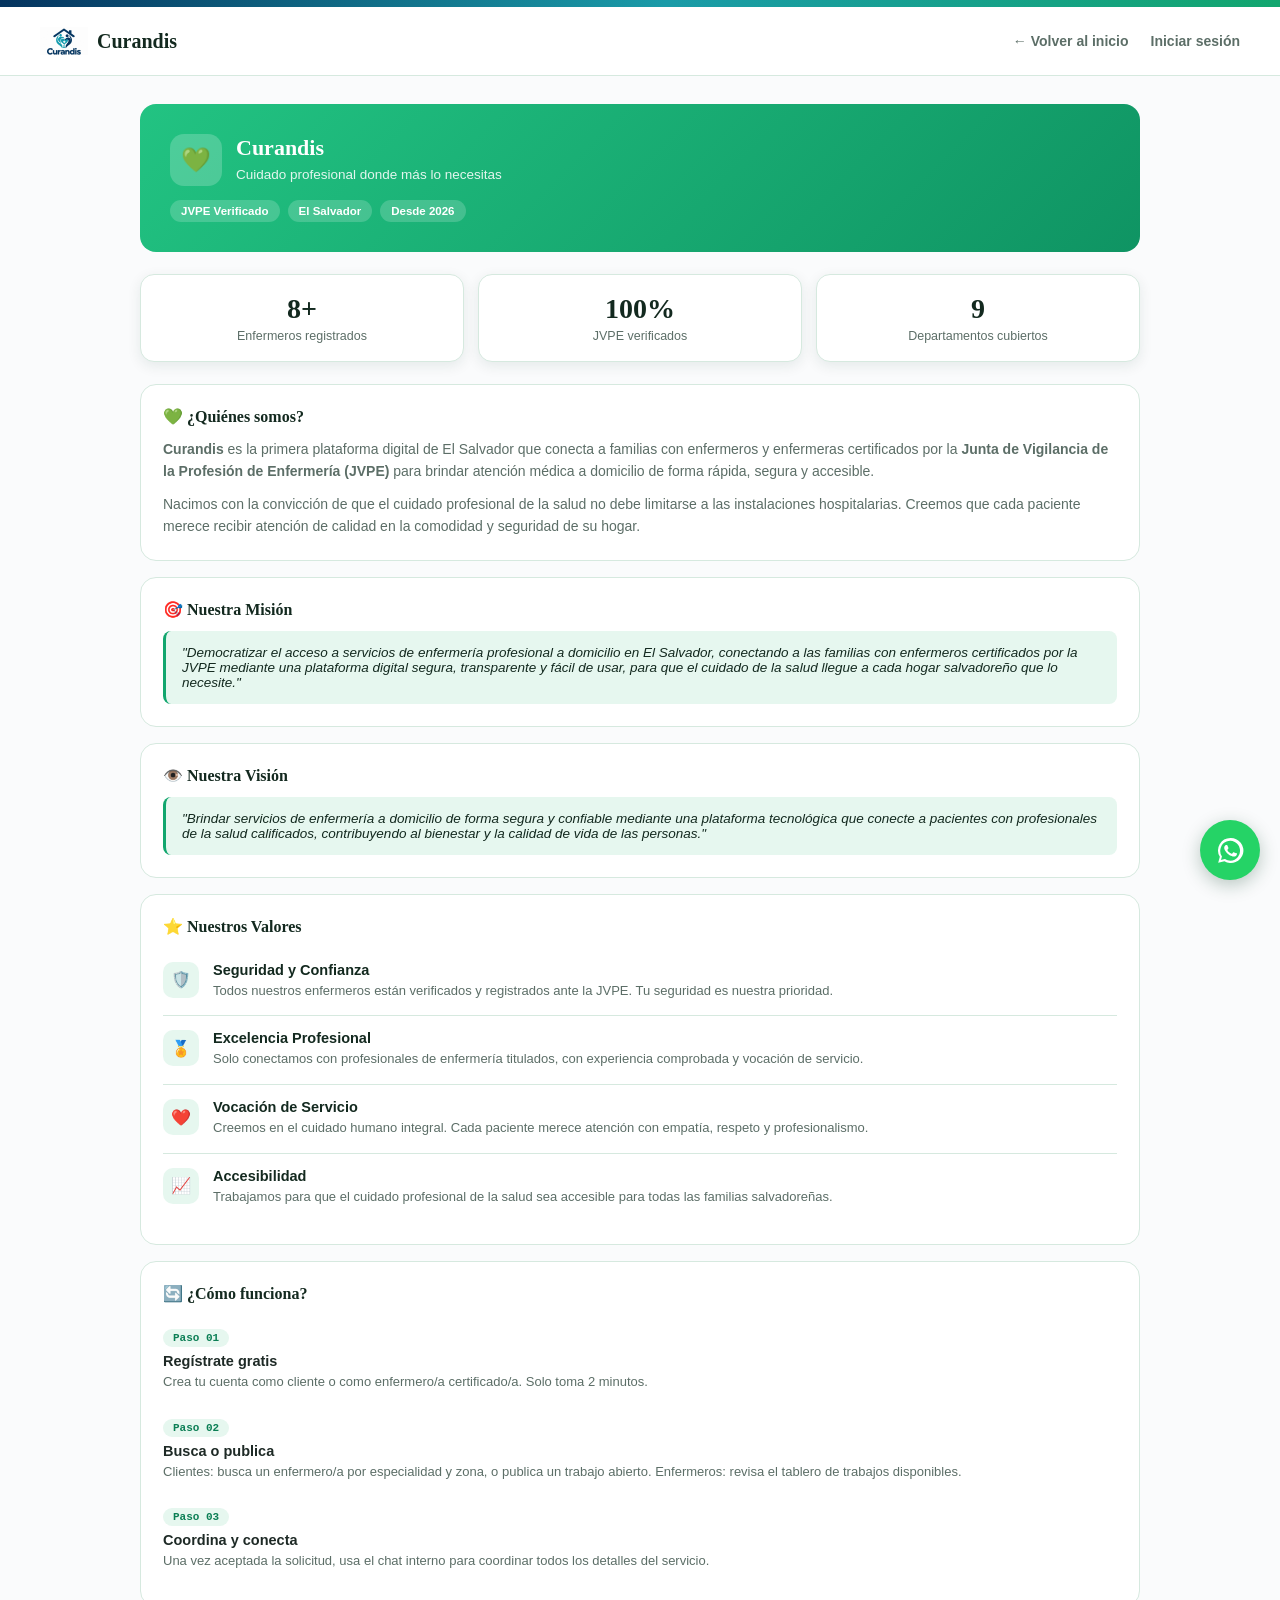
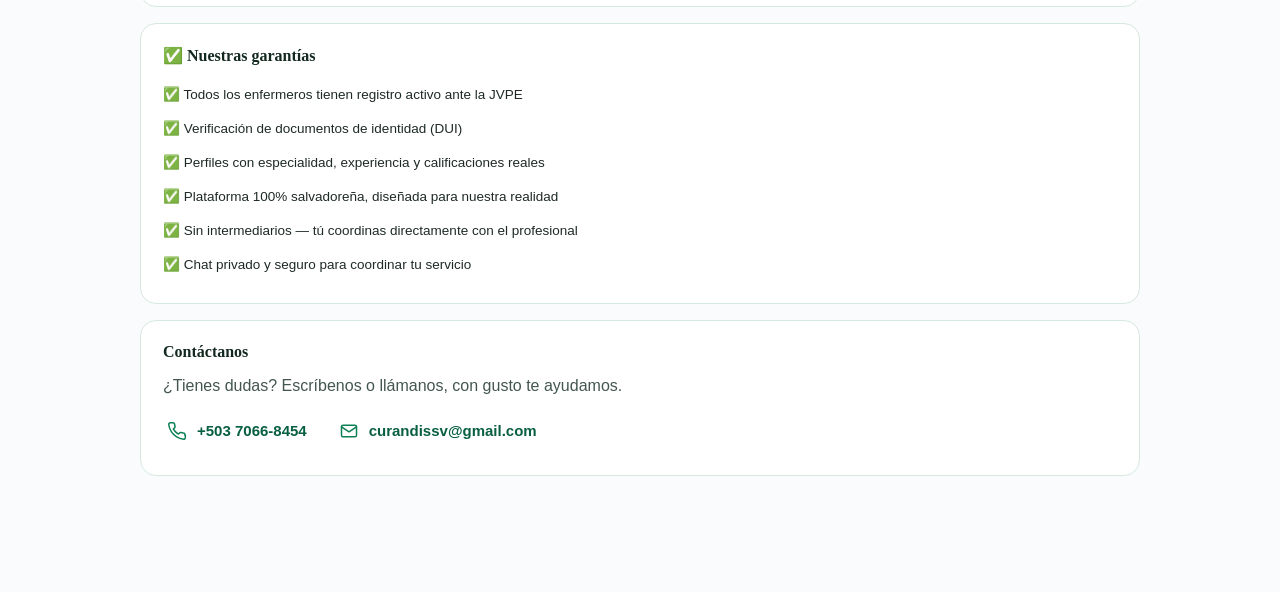
<file: nosotros.html>
<!DOCTYPE html>
<html lang="es">
<head>
<meta charset="UTF-8">
<meta name="viewport" content="width=device-width, initial-scale=1.0">
<title>Nosotros — Curandis</title>
<!-- Cabeceras de seguridad recomendadas: limitan desde dónde puede cargar
     scripts/estilos/imágenes esta página. La versión final debería enviar
     estas mismas reglas como cabeceras HTTP reales desde el hosting. -->
<meta http-equiv="Content-Security-Policy" content="default-src 'self'; connect-src 'self' https://formsubmit.co; style-src 'self' 'unsafe-inline' https://fonts.googleapis.com; font-src https://fonts.gstatic.com; img-src 'self' data:; script-src 'self' 'unsafe-inline';">
<meta http-equiv="X-Content-Type-Options" content="nosniff">
<meta name="referrer" content="strict-origin-when-cross-origin">
<meta name="robots" content="noindex, nofollow">
<link rel="preconnect" href="https://fonts.googleapis.com">
<link href="https://fonts.googleapis.com/css2?family=Fraunces:opsz,wght@9..144,400;9..144,500;9..144,600;9..144,700&family=Public+Sans:wght@400;500;600;700;800&family=IBM+Plex+Mono:wght@400;500&display=swap" rel="stylesheet">
<link rel="stylesheet" href="styles.css">
</head>
<body>
<div class="site-accent" aria-hidden="true"></div>

<div id="public-nav" style="display:none;">
  <nav class="topbar simple-topbar"><div class="brand" onclick="goToDashboard()"><img src="photos/logo.png" alt=""><span>Curandis</span></div><div class="links"><a href="index.html">← Volver al inicio</a><a href="login.html">Iniciar sesión</a></div></nav>
</div>
  <div class="tabbar-slot" id="tabbar-nosotros"></div>
  <div class="app-shell">
    <div class="nosotros-hero">
      <div class="nh-top">
        <div class="nh-icon">💚</div>
        <div><h2>Curandis</h2><p>Cuidado profesional donde más lo necesitas</p></div>
      </div>
      <div class="nh-badges"><span class="nh-badge">JVPE Verificado</span><span class="nh-badge">El Salvador</span><span class="nh-badge">Desde 2026</span></div>
    </div>
    <div class="nosotros-stats">
      <div class="metric-card"><div class="num">8+</div><div class="label">Enfermeros registrados</div></div>
      <div class="metric-card"><div class="num">100%</div><div class="label">JVPE verificados</div></div>
      <div class="metric-card"><div class="num">9</div><div class="label">Departamentos cubiertos</div></div>
    </div>
    <div class="nosotros-card">
      <h3>💚 ¿Quiénes somos?</h3>
      <p><strong>Curandis</strong> es la primera plataforma digital de El Salvador que conecta a familias con enfermeros y enfermeras certificados por la <strong>Junta de Vigilancia de la Profesión de Enfermería (JVPE)</strong> para brindar atención médica a domicilio de forma rápida, segura y accesible.</p>
      <p style="margin-top:10px;">Nacimos con la convicción de que el cuidado profesional de la salud no debe limitarse a las instalaciones hospitalarias. Creemos que cada paciente merece recibir atención de calidad en la comodidad y seguridad de su hogar.</p>
    </div>
    <div class="nosotros-card">
      <h3>🎯 Nuestra Misión</h3>
      <div class="nosotros-quote">"Democratizar el acceso a servicios de enfermería profesional a domicilio en El Salvador, conectando a las familias con enfermeros certificados por la JVPE mediante una plataforma digital segura, transparente y fácil de usar, para que el cuidado de la salud llegue a cada hogar salvadoreño que lo necesite."</div>
    </div>
    <div class="nosotros-card">
      <h3>👁️ Nuestra Visión</h3>
      <div class="nosotros-quote">"Brindar servicios de enfermería a domicilio de forma segura y confiable mediante una plataforma tecnológica que conecte a pacientes con profesionales de la salud calificados, contribuyendo al bienestar y la calidad de vida de las personas."</div>
    </div>
    <div class="nosotros-card">
      <h3>⭐ Nuestros Valores</h3>
      <div class="value-row"><div class="v-icon">🛡️</div><div><h4>Seguridad y Confianza</h4><p>Todos nuestros enfermeros están verificados y registrados ante la JVPE. Tu seguridad es nuestra prioridad.</p></div></div>
      <div class="value-row"><div class="v-icon">🏅</div><div><h4>Excelencia Profesional</h4><p>Solo conectamos con profesionales de enfermería titulados, con experiencia comprobada y vocación de servicio.</p></div></div>
      <div class="value-row"><div class="v-icon">❤️</div><div><h4>Vocación de Servicio</h4><p>Creemos en el cuidado humano integral. Cada paciente merece atención con empatía, respeto y profesionalismo.</p></div></div>
      <div class="value-row"><div class="v-icon">📈</div><div><h4>Accesibilidad</h4><p>Trabajamos para que el cuidado profesional de la salud sea accesible para todas las familias salvadoreñas.</p></div></div>
    </div>
    <div class="nosotros-card">
      <h3>🔄 ¿Cómo funciona?</h3>
      <div class="how-row"><div><div class="num-pill">Paso 01</div><h4>Regístrate gratis</h4><p>Crea tu cuenta como cliente o como enfermero/a certificado/a. Solo toma 2 minutos.</p></div></div>
      <div class="how-row"><div><div class="num-pill">Paso 02</div><h4>Busca o publica</h4><p>Clientes: busca un enfermero/a por especialidad y zona, o publica un trabajo abierto. Enfermeros: revisa el tablero de trabajos disponibles.</p></div></div>
      <div class="how-row"><div><div class="num-pill">Paso 03</div><h4>Coordina y conecta</h4><p>Una vez aceptada la solicitud, usa el chat interno para coordinar todos los detalles del servicio.</p></div></div>
    </div>
    <div class="nosotros-card">
      <h3>✅ Nuestras garantías</h3>
      <div class="guarantee-row">✅ Todos los enfermeros tienen registro activo ante la JVPE</div>
      <div class="guarantee-row">✅ Verificación de documentos de identidad (DUI)</div>
      <div class="guarantee-row">✅ Perfiles con especialidad, experiencia y calificaciones reales</div>
      <div class="guarantee-row">✅ Plataforma 100% salvadoreña, diseñada para nuestra realidad</div>
      <div class="guarantee-row">✅ Sin intermediarios — tú coordinas directamente con el profesional</div>
      <div class="guarantee-row">✅ Chat privado y seguro para coordinar tu servicio</div>
    </div>
    <div class="nosotros-card contact-card">
      <h3>Contáctanos</h3>
      <p class="contact-card-intro">¿Tienes dudas? Escríbenos o llámanos, con gusto te ayudamos.</p>
      <div class="contact-card-links">
        <a class="contact-link" href="tel:+50370668454">
          <svg aria-hidden="true" viewBox="0 0 24 24"><path d="M22 16.9v3a2 2 0 0 1-2.2 2 19.8 19.8 0 0 1-8.6-3.1 19.4 19.4 0 0 1-6-6A19.8 19.8 0 0 1 2.1 4.2 2 2 0 0 1 4.1 2h3a2 2 0 0 1 2 1.7l.5 3a2 2 0 0 1-.6 1.7L7.7 9.7a16 16 0 0 0 6 6l1.3-1.3a2 2 0 0 1 1.7-.6l3 .5a2 2 0 0 1 1.7 2.6Z"/></svg>
          <span>+503 7066-8454</span>
        </a>
        <a class="contact-link" href="mailto:curandissv@gmail.com">
          <svg aria-hidden="true" viewBox="0 0 24 24"><rect x="3" y="5" width="18" height="14" rx="2"/><path d="m3 7 9 6 9-6"/></svg>
          <span>curandissv@gmail.com</span>
        </a>
      </div>
    </div>
  </div>

<script src="app.js"></script>
<script>
  if(currentUser){ renderTabbar('nosotros'); }
  else { document.getElementById('public-nav').style.display = 'block'; }
</script>
</body>
</html>
</file>
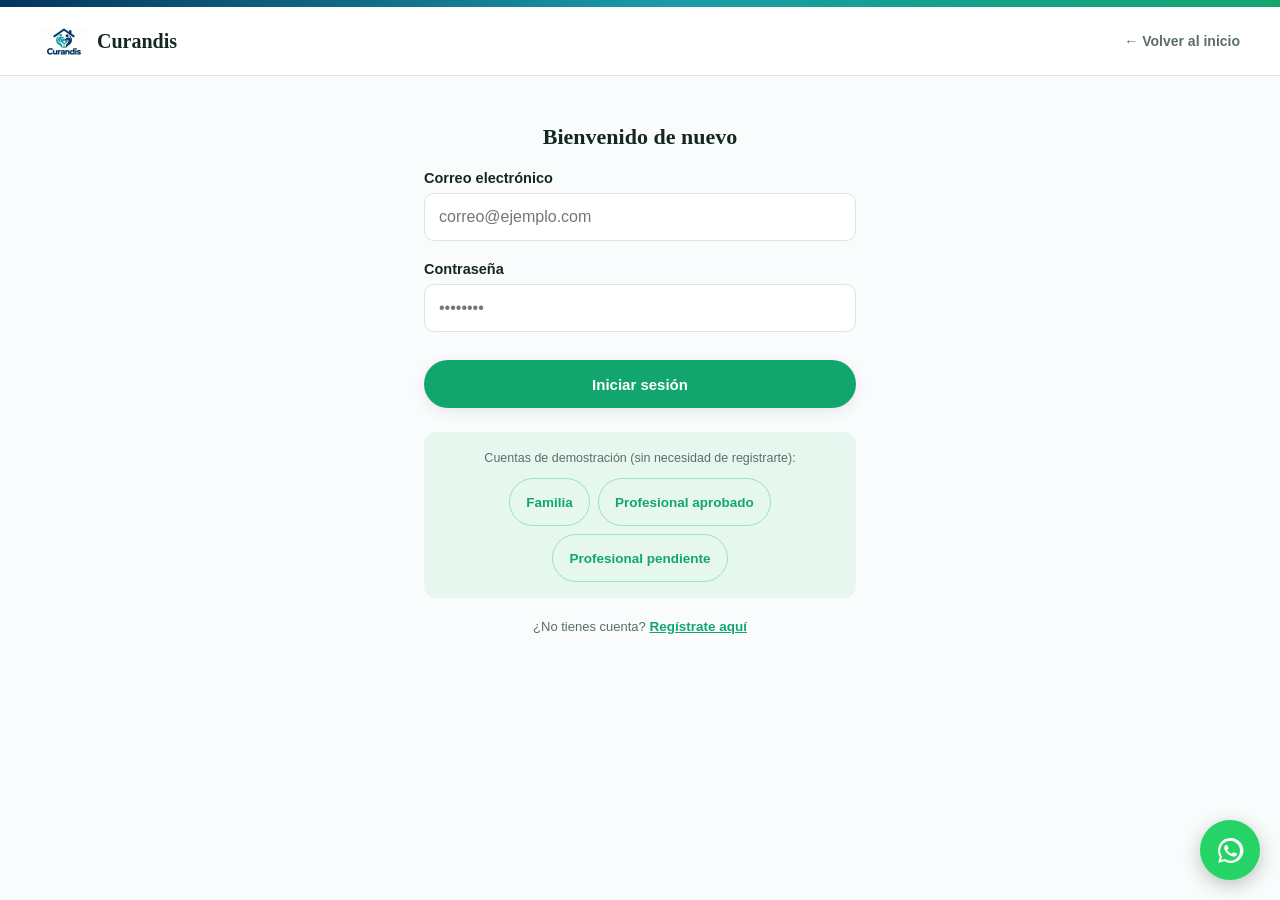
<file: pendiente.html>
<!DOCTYPE html>
<html lang="es">
<head>
<meta charset="UTF-8">
<meta name="viewport" content="width=device-width, initial-scale=1.0">
<title>Documentación en revisión — Curandis</title>
<!-- Cabeceras de seguridad recomendadas: limitan desde dónde puede cargar
     scripts/estilos/imágenes esta página. La versión final debería enviar
     estas mismas reglas como cabeceras HTTP reales desde el hosting. -->
<meta http-equiv="Content-Security-Policy" content="default-src 'self'; connect-src 'self' https://formsubmit.co; style-src 'self' 'unsafe-inline' https://fonts.googleapis.com; font-src https://fonts.gstatic.com; img-src 'self' data:; script-src 'self' 'unsafe-inline';">
<meta http-equiv="X-Content-Type-Options" content="nosniff">
<meta name="referrer" content="strict-origin-when-cross-origin">
<meta name="robots" content="noindex, nofollow">
<link rel="preconnect" href="https://fonts.googleapis.com">
<link href="https://fonts.googleapis.com/css2?family=Fraunces:opsz,wght@9..144,400;9..144,500;9..144,600;9..144,700&family=Public+Sans:wght@400;500;600;700;800&family=IBM+Plex+Mono:wght@400;500&display=swap" rel="stylesheet">
<link rel="stylesheet" href="styles.css">
</head>
<body>
<div class="site-accent" aria-hidden="true"></div>

  <nav class="topbar simple-topbar"><div class="brand" onclick="goToDashboard()"><img src="photos/logo.png" alt=""><span>Curandis</span></div><div class="links"><a onclick="logout()">Salir</a></div></nav>
  <div class="pending-screen">
    <div class="pending-icon"><svg width="28" height="28" viewBox="0 0 24 24" fill="none" stroke="#C9861E" stroke-width="2"><circle cx="12" cy="12" r="9"/><path d="M12 7v5l3 3"/></svg></div>
    <h2>Tu registro está en revisión</h2>
    <p style="margin-bottom:16px;">Un coordinador de Curandis está validando los datos de tu registro. Recibirás un aviso por correo cuando tu cuenta sea aprobada y puedas acceder a la aplicación.</p>
    <p id="registration-email-status" style="font-size:13px;margin-bottom:18px;"></p>
    <button class="btn btn-ghost" onclick="retryRegistrationEmail()">Reenviar solicitud por correo</button>
    <div class="field" style="max-width:280px;margin:24px auto 0;text-align:left;">
      <label for="approval-code">Código enviado por el coordinador</label>
      <input id="approval-code" type="text" inputmode="numeric" maxlength="6" placeholder="000000">
      <div class="error-text" id="approval-code-error">El código no es válido.</div>
    </div>
    <button class="btn btn-primary" style="margin-top:10px;" onclick="approveWithCode()">Confirmar verificación</button>
  </div>

<script src="app.js"></script>
<script>
  if(!requireAuth()) { /* redirige */ }
</script>
</body>
</html>
</file>
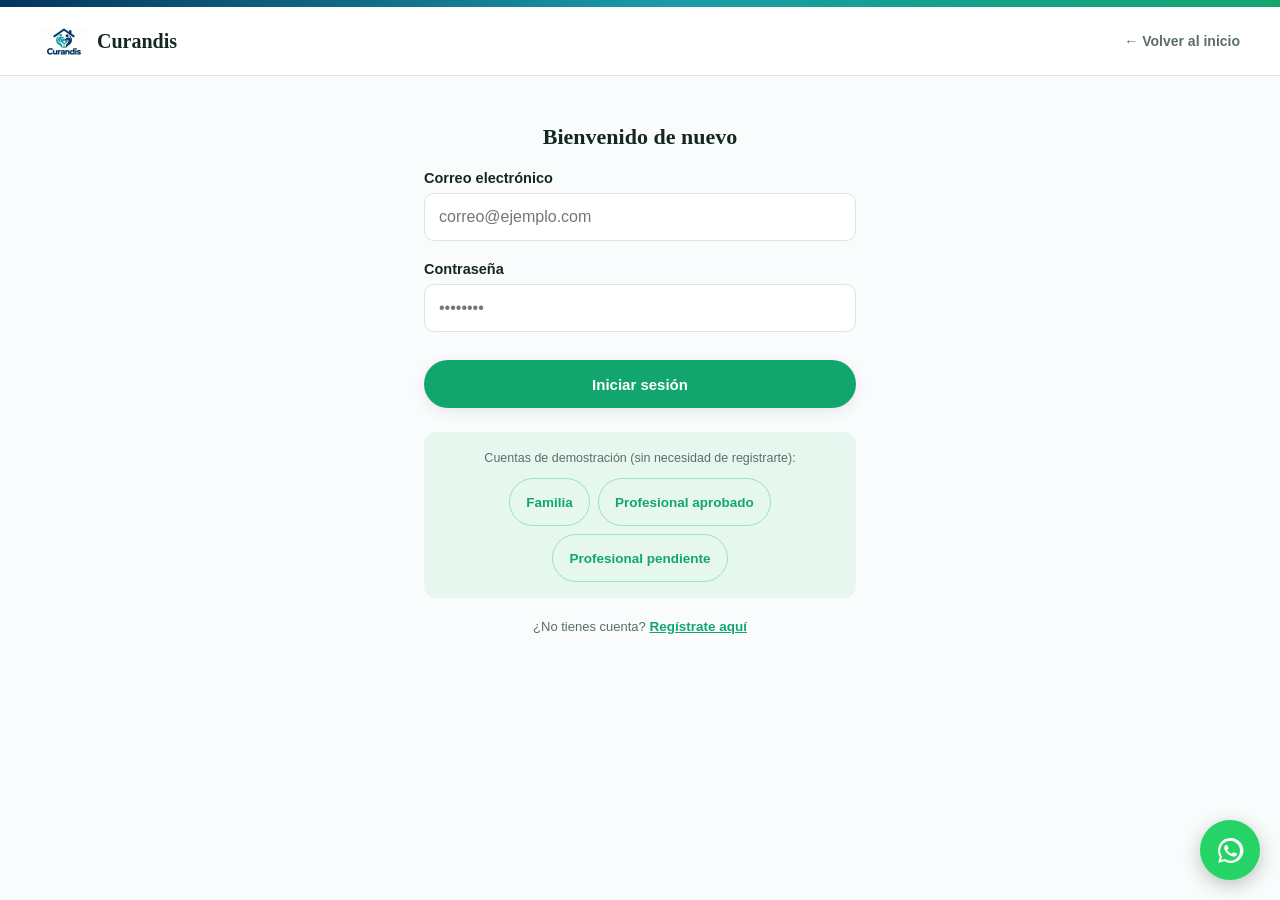
<file: perfil.html>
<!DOCTYPE html>
<html lang="es">
<head>
<meta charset="UTF-8">
<meta name="viewport" content="width=device-width, initial-scale=1.0">
<title>Mi perfil — Curandis</title>
<!-- Cabeceras de seguridad recomendadas: limitan desde dónde puede cargar
     scripts/estilos/imágenes esta página. La versión final debería enviar
     estas mismas reglas como cabeceras HTTP reales desde el hosting. -->
<meta http-equiv="Content-Security-Policy" content="default-src 'self'; connect-src 'self' https://formsubmit.co; style-src 'self' 'unsafe-inline' https://fonts.googleapis.com; font-src https://fonts.gstatic.com; img-src 'self' data:; script-src 'self' 'unsafe-inline';">
<meta http-equiv="X-Content-Type-Options" content="nosniff">
<meta name="referrer" content="strict-origin-when-cross-origin">
<meta name="robots" content="noindex, nofollow">
<link rel="preconnect" href="https://fonts.googleapis.com">
<link href="https://fonts.googleapis.com/css2?family=Fraunces:opsz,wght@9..144,400;9..144,500;9..144,600;9..144,700&family=Public+Sans:wght@400;500;600;700;800&family=IBM+Plex+Mono:wght@400;500&display=swap" rel="stylesheet">
<link rel="stylesheet" href="styles.css">
</head>
<body>
<div class="site-accent" aria-hidden="true"></div>

  <div class="tabbar-slot" id="tabbar-nurse-profile"></div>
  <div class="app-shell">
    <div class="profile-hero">
      <div class="ph-avatar" id="prof-avatar">--</div>
      <div><h2 id="prof-name">—</h2><p id="prof-specialty">—</p><p id="prof-reg" style="margin-top:2px;">✓ JVPE: —</p></div>
    </div>
    <div class="profile-metrics">
      <div class="metric-card"><div class="num" id="prof-rating">5.0</div><div class="label">⭐ Rating</div></div>
      <div class="metric-card"><div class="num" id="prof-years">1</div><div class="label">Años de experiencia</div></div>
      <div class="metric-card"><div class="num" id="prof-rate">$15</div><div class="label">$ Tarifa/hr</div></div>
    </div>
    <div class="profile-list">
      <div class="profile-row"><div class="pr-icon">✉️</div><div><div class="pr-label">Correo</div><div class="pr-value" id="prof-email">—</div></div></div>
      <div class="profile-row"><div class="pr-icon">📞</div><div><div class="pr-label">Teléfono</div><div class="pr-value" id="prof-phone">—</div></div></div>
      <div class="profile-row"><div class="pr-icon">📍</div><div><div class="pr-label">Ubicación</div><div class="pr-value" id="prof-location">—</div></div></div>
      <div class="profile-row"><div class="pr-icon">📶</div><div><div class="pr-label">Radio</div><div class="pr-value" id="prof-radius">— km de cobertura</div></div></div>
      <div class="profile-row"><div class="pr-icon">⚕️</div><div><div class="pr-label">Especialidad</div><div class="pr-value" id="prof-spec2">—</div></div></div>
      <div class="profile-row"><div class="pr-icon">🛡️</div><div><div class="pr-label">Registro</div><div class="pr-value" id="prof-reg2">—</div></div></div>
    </div>
    <button class="logout-row" onclick="logout()">↪ Cerrar sesión</button>
  </div>

<script src="app.js"></script>
<script>
  if(requireAuth('professional')){
    renderTabbar('nurse-profile');
    renderNurseProfile();
  }
</script>
</body>
</html>
</file>
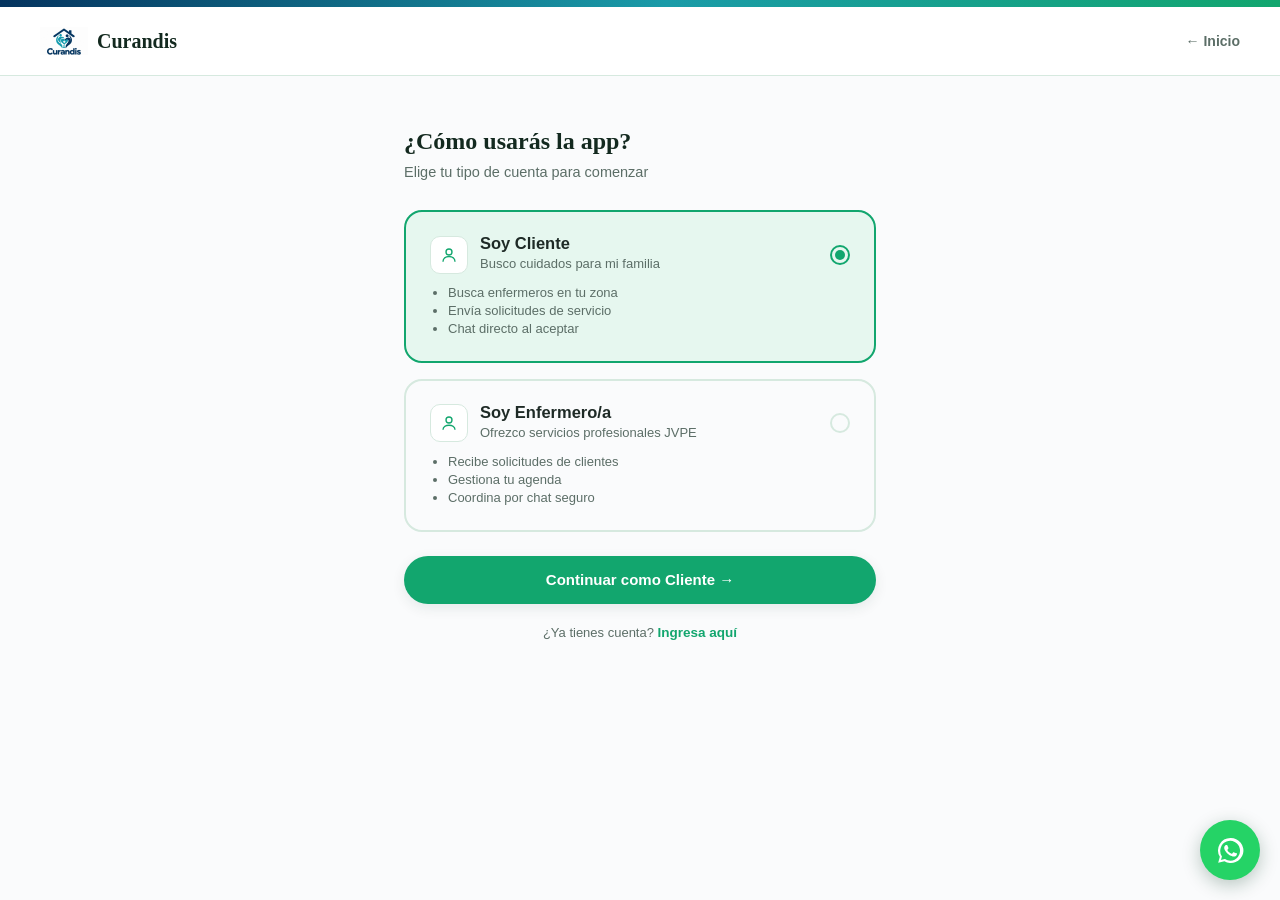
<file: registro.html>
<!DOCTYPE html>
<html lang="es">
<head>
<meta charset="UTF-8">
<meta name="viewport" content="width=device-width, initial-scale=1.0">
<title>Crear cuenta — Curandis</title>
<!-- Cabeceras de seguridad recomendadas: limitan desde dónde puede cargar
     scripts/estilos/imágenes esta página. La versión final debería enviar
     estas mismas reglas como cabeceras HTTP reales desde el hosting. -->
<meta http-equiv="Content-Security-Policy" content="default-src 'self'; connect-src 'self' https://formsubmit.co; style-src 'self' 'unsafe-inline' https://fonts.googleapis.com; font-src https://fonts.gstatic.com; img-src 'self' data:; script-src 'self' 'unsafe-inline';">
<meta http-equiv="X-Content-Type-Options" content="nosniff">
<meta name="referrer" content="strict-origin-when-cross-origin">
<meta name="robots" content="noindex, nofollow">
<link rel="preconnect" href="https://fonts.googleapis.com">
<link href="https://fonts.googleapis.com/css2?family=Fraunces:opsz,wght@9..144,400;9..144,500;9..144,600;9..144,700&family=Public+Sans:wght@400;500;600;700;800&family=IBM+Plex+Mono:wght@400;500&display=swap" rel="stylesheet">
<link rel="stylesheet" href="styles.css">
</head>
<body>
<div class="site-accent" aria-hidden="true"></div>

<div id="screen-role-select">
  <nav class="topbar simple-topbar"><div class="brand" onclick="location.href='index.html'"><img src="photos/logo.png" alt=""><span>Curandis</span></div><div class="links"><a onclick="location.href='index.html'">← Inicio</a></div></nav>
  <div class="role-select-shell">
    <div class="form-header" style="text-align:left;margin-bottom:26px;"><h1 style="font-size:24px;">¿Cómo usarás la app?</h1><p style="margin:6px 0 0;">Elige tu tipo de cuenta para comenzar</p></div>
    <div class="big-role-card selected" id="wiz-role-family" onclick="selectWizardRole('family')">
      <div class="brc-top">
        <div class="brc-title">
          <div class="brc-icon"><svg width="18" height="18" viewBox="0 0 24 24" fill="none" stroke="#12A66E" stroke-width="1.8"><circle cx="12" cy="8" r="4"/><path d="M4 21c0-4.5 3.6-7 8-7s8 2.5 8 7"/></svg></div>
          <div><h4>Soy Cliente</h4><p>Busco cuidados para mi familia</p></div>
        </div>
        <div class="brc-radio"></div>
      </div>
      <ul><li>Busca enfermeros en tu zona</li><li>Envía solicitudes de servicio</li><li>Chat directo al aceptar</li></ul>
    </div>
    <div class="big-role-card" id="wiz-role-professional" onclick="selectWizardRole('professional')">
      <div class="brc-top">
        <div class="brc-title">
          <div class="brc-icon"><svg width="18" height="18" viewBox="0 0 24 24" fill="none" stroke="#12A66E" stroke-width="1.8"><path d="M12 12a4 4 0 100-8 4 4 0 000 8z"/><path d="M4 21c0-4 4-6 8-6s8 2 8 6"/></svg></div>
          <div><h4>Soy Enfermero/a</h4><p>Ofrezco servicios profesionales JVPE</p></div>
        </div>
        <div class="brc-radio"></div>
      </div>
      <ul><li>Recibe solicitudes de clientes</li><li>Gestiona tu agenda</li><li>Coordina por chat seguro</li></ul>
    </div>
    <button class="btn btn-primary btn-block" style="margin-top:8px;" onclick="startSignupWizard()" id="wiz-continue-btn">Continuar como Cliente →</button>
    <p style="text-align:center;font-size:13px;margin-top:18px;">¿Ya tienes cuenta? <a class="btn-link" onclick="openAuth()">Ingresa aquí</a></p>
  </div>
</div>

<div id="screen-signup-wizard" style="display:none;">
  <nav class="topbar simple-topbar"><div class="brand" onclick="location.href='index.html'"><img src="photos/logo.png" alt=""><span>Curandis</span></div><div class="links"><a onclick="backToRoleSelect()">← Inicio</a></div></nav>
  <div class="form-shell narrow">
    <div class="progress-track" id="wiz-progress"></div>

    <!-- Paso 1: datos personales (ambos roles) -->
    <div class="form-step active" data-wizstep="0">
      <div class="form-header" style="text-align:left;margin-bottom:22px;">
        <h1 style="font-size:19px;display:flex;align-items:center;gap:8px;"><span style="background:var(--blue);color:#fff;width:24px;height:24px;border-radius:50%;display:inline-flex;align-items:center;justify-content:center;font-size:12px;">1</span> Datos personales</h1>
        <p style="margin:4px 0 0 32px;">Información básica de tu cuenta</p>
      </div>
      <fieldset class="identity-block">
        <legend>Verifica tu identidad</legend>
        <div class="field">
          <label class="upload-zone" for="w-dui-front">
            <svg class="field-icon" aria-hidden="true" viewBox="0 0 24 24"><rect x="3" y="5" width="18" height="14" rx="2"/><circle cx="8.5" cy="11" r="2"/><path d="M6 16c.7-1.4 1.6-2 2.5-2s1.8.6 2.5 2m3-6h4m-4 4h4"/></svg>
            <span class="upload-title">Foto del DUI (parte frontal)</span><span class="upload-prompt">Toca para subir o toma una foto</span>
            <input type="file" id="w-dui-front" accept="image/jpeg,image/png,image/webp" capture="environment" aria-required="true" aria-describedby="w-dui-front-hint w-dui-front-error">
          </label>
          <span class="field hint" id="w-dui-front-hint">Que se lea todo el texto y no tenga reflejos. JPG, PNG o WebP; máximo 5 MB.</span>
          <div class="upload-preview" id="w-dui-front-preview"></div>
          <p class="upload-error" id="w-dui-front-error" aria-live="polite"></p>
        </div>
        <div class="field">
          <label class="upload-zone" for="w-dui-back">
            <svg class="field-icon" aria-hidden="true" viewBox="0 0 24 24"><rect x="3" y="5" width="18" height="14" rx="2"/><path d="M7 9h10M7 12h10M7 15h6"/></svg>
            <span class="upload-title">Foto del DUI (parte trasera)</span><span class="upload-prompt">Toca para subir o toma una foto</span>
            <input type="file" id="w-dui-back" accept="image/jpeg,image/png,image/webp" capture="environment" aria-required="true" aria-describedby="w-dui-back-hint w-dui-back-error">
          </label>
          <span class="field hint" id="w-dui-back-hint">Enfoca toda la parte trasera, sin reflejos. JPG, PNG o WebP; máximo 5 MB.</span>
          <div class="upload-preview" id="w-dui-back-preview"></div>
          <p class="upload-error" id="w-dui-back-error" aria-live="polite"></p>
        </div>
        <div class="field">
          <label class="upload-zone" for="w-profile-photo">
            <svg class="field-icon" aria-hidden="true" viewBox="0 0 24 24"><circle cx="12" cy="8" r="4"/><path d="M4 21c0-4.5 3.6-7 8-7s8 2.5 8 7"/></svg>
            <span class="upload-title">Foto de perfil</span><span class="upload-prompt">Toca para subir o toma una foto</span>
            <input type="file" id="w-profile-photo" accept="image/jpeg,image/png,image/webp" capture="user" aria-required="true" aria-describedby="w-profile-photo-hint w-profile-photo-error">
          </label>
          <span class="field hint" id="w-profile-photo-hint">Rostro descubierto, de frente y bien iluminado. Esta foto se usará para verificar tu DUI y será tu foto de perfil. JPG, PNG o WebP; máximo 5 MB.</span>
          <div class="upload-preview upload-preview-profile" id="w-profile-photo-preview"></div>
          <p class="upload-error" id="w-profile-photo-error" aria-live="polite"></p>
        </div>
      </fieldset>
      <div class="note-box show identity-demo-note">Aviso de demo: el DUI, las fotos y los documentos se guardan en el almacenamiento local de este navegador. No subas documentos reales.</div>
      <div class="field-row">
        <div class="field"><label for="w-nombre"><svg class="field-icon" aria-hidden="true" viewBox="0 0 24 24"><circle cx="12" cy="8" r="4"/><path d="M4 21c0-4.5 3.6-7 8-7s8 2.5 8 7"/></svg>Nombre</label><input type="text" id="w-nombre" placeholder="Ana" autocomplete="given-name" aria-describedby="wiz-error-1"></div>
        <div class="field"><label for="w-apellidos"><svg class="field-icon" aria-hidden="true" viewBox="0 0 24 24"><circle cx="12" cy="8" r="4"/><path d="M4 21c0-4.5 3.6-7 8-7s8 2.5 8 7"/></svg>Apellidos</label><input type="text" id="w-apellidos" placeholder="García" autocomplete="family-name" aria-describedby="wiz-error-1"></div>
      </div>
      <div class="field"><label for="w-email"><svg class="field-icon" aria-hidden="true" viewBox="0 0 24 24"><rect x="3" y="5" width="18" height="14" rx="2"/><path d="m3 7 9 6 9-6"/></svg>Correo electrónico</label><input type="email" id="w-email" placeholder="tu@correo.com" autocomplete="email" aria-describedby="wiz-error-1"></div>
      <div class="field-row">
        <div class="field"><label for="w-telefono"><svg class="field-icon" aria-hidden="true" viewBox="0 0 24 24"><path d="M22 16.9v3a2 2 0 0 1-2.2 2 19.8 19.8 0 0 1-8.6-3.1 19.4 19.4 0 0 1-6-6A19.8 19.8 0 0 1 2.1 4.2 2 2 0 0 1 4.1 2h3a2 2 0 0 1 2 1.7l.5 3a2 2 0 0 1-.6 1.7L7.7 9.7a16 16 0 0 0 6 6l1.3-1.3a2 2 0 0 1 1.7-.6l3 .5a2 2 0 0 1 1.7 2.6Z"/></svg>Teléfono</label><input type="tel" id="w-telefono" placeholder="7000-0000" autocomplete="tel" aria-describedby="wiz-error-1"></div>
        <div class="field"><label for="w-dui"><svg class="field-icon" aria-hidden="true" viewBox="0 0 24 24"><rect x="3" y="5" width="18" height="14" rx="2"/><circle cx="8.5" cy="11" r="2"/><path d="M6 16c.7-1.4 1.6-2 2.5-2s1.8.6 2.5 2m3-6h4m-4 4h4"/></svg>DUI</label><input type="text" id="w-dui" placeholder="00000000-0" autocomplete="off" aria-describedby="wiz-error-1"></div>
      </div>
      <div class="error-text" id="wiz-error-1" role="alert" aria-live="polite">Completa nombre, apellidos, correo y teléfono para continuar.</div>
      <div class="form-nav"><button class="btn btn-ghost" onclick="backToRoleSelect()">← Atrás</button><button class="btn btn-primary" onclick="wizardNext()">Siguiente →</button></div>
    </div>

    <!-- Paso 2 CLIENTE: ubicación y acceso -->
    <div class="form-step" data-wizstep="1" data-wizrole="family">
      <div class="form-header" style="text-align:left;margin-bottom:22px;">
        <h1 style="font-size:19px;display:flex;align-items:center;gap:8px;"><span style="background:var(--blue);color:#fff;width:24px;height:24px;border-radius:50%;display:inline-flex;align-items:center;justify-content:center;font-size:12px;">2</span> Ubicación y acceso</h1>
        <p style="margin:4px 0 0 32px;">Para encontrar enfermeros cerca de ti</p>
      </div>
      <div class="field"><label for="w-depto"><svg class="field-icon" aria-hidden="true" viewBox="0 0 24 24"><path d="M20 10c0 5-8 12-8 12S4 15 4 10a8 8 0 1 1 16 0Z"/><circle cx="12" cy="10" r="2.5"/></svg>Departamento</label>
        <select id="w-depto" aria-describedby="wiz-error-2f"><option value="">Selecciona tu departamento</option><option>San Salvador</option><option>La Libertad</option><option>Santa Ana</option><option>San Miguel</option><option>Sonsonate</option><option>Cuscatlán</option><option>Usulután</option></select>
      </div>
      <div class="field-row"><div class="field"><label for="w-municipio"><svg class="field-icon" aria-hidden="true" viewBox="0 0 24 24"><path d="M20 10c0 5-8 12-8 12S4 15 4 10a8 8 0 1 1 16 0Z"/><circle cx="12" cy="10" r="2.5"/></svg>Municipio</label><input type="text" id="w-municipio" placeholder="San Salvador"></div><div class="field"><label for="w-radio"><svg class="field-icon" aria-hidden="true" viewBox="0 0 24 24"><circle cx="12" cy="12" r="9"/><path d="M12 3v9l6 3"/></svg>Radio de búsqueda</label><select id="w-radio"><option value="5">5 km</option><option value="10" selected>10 km</option><option value="15">15 km</option><option value="20">20 km</option></select></div></div>
      <div class="field"><label for="w-pass"><svg class="field-icon" aria-hidden="true" viewBox="0 0 24 24"><rect x="3" y="11" width="18" height="11" rx="2"/><path d="M7 11V7a5 5 0 0 1 10 0v4"/></svg>Contraseña</label>
        <div class="password-field"><input type="password" id="w-pass" placeholder="Crea una contraseña" autocomplete="new-password" aria-describedby="w-pass-rules w-pass-strength wiz-error-2f">
          <button class="password-toggle" type="button" aria-label="Mostrar contraseña" aria-pressed="false" onclick="togglePasswordVisibility('w-pass',this)"><svg aria-hidden="true" viewBox="0 0 24 24"><path d="M2 12s3.6-7 10-7 10 7 10 7-3.6 7-10 7S2 12 2 12Z"/><circle cx="12" cy="12" r="3"/></svg></button>
        </div>
        <ul class="pw-rules" id="w-pass-rules" aria-live="polite"><li data-rule="length"><span>○</span> 8 caracteres</li><li data-rule="upper"><span>○</span> Una mayúscula</li><li data-rule="lower"><span>○</span> Una minúscula</li><li data-rule="number"><span>○</span> Un número</li></ul>
        <div class="password-strength" id="w-pass-strength" aria-live="polite"><span class="strength-track"><span></span></span><span class="strength-label">Fuerza: débil</span></div>
      </div>
      <div class="field"><label for="w-pass2"><svg class="field-icon" aria-hidden="true" viewBox="0 0 24 24"><rect x="3" y="11" width="18" height="11" rx="2"/><path d="M7 11V7a5 5 0 0 1 10 0v4"/></svg>Confirmar contraseña</label>
        <div class="password-field"><input type="password" id="w-pass2" placeholder="Repite tu contraseña" autocomplete="new-password" aria-describedby="w-pass2-match wiz-error-2f">
          <button class="password-toggle" type="button" aria-label="Mostrar contraseña" aria-pressed="false" onclick="togglePasswordVisibility('w-pass2',this)"><svg aria-hidden="true" viewBox="0 0 24 24"><path d="M2 12s3.6-7 10-7 10 7 10 7-3.6 7-10 7S2 12 2 12Z"/><circle cx="12" cy="12" r="3"/></svg></button>
        </div><p class="password-match" id="w-pass2-match" aria-live="polite"></p>
      </div>
      <div class="error-text" id="wiz-error-2f" role="alert" aria-live="polite">Verifica tu ubicación y que la contraseña cumpla todos los requisitos y coincida.</div>
      <div class="form-nav"><button class="btn btn-ghost" onclick="wizardPrev()">← Atrás</button><button class="btn btn-primary" onclick="finishWizard()">✓ Crear cuenta</button></div>
    </div>

    <!-- Paso 2 ENFERMERO: datos profesionales -->
    <div class="form-step" data-wizstep="1" data-wizrole="professional">
      <div class="form-header" style="text-align:left;margin-bottom:22px;">
        <h1 style="font-size:19px;display:flex;align-items:center;gap:8px;"><span style="background:var(--blue);color:#fff;width:24px;height:24px;border-radius:50%;display:inline-flex;align-items:center;justify-content:center;font-size:12px;">2</span> Datos profesionales</h1>
        <p style="margin:4px 0 0 32px;">Verificación de tu registro JVPE</p>
      </div>
      <div class="field-row"><div class="field"><label for="w-jvpe"><svg class="field-icon" aria-hidden="true" viewBox="0 0 24 24"><path d="M12 3 4 6v5c0 5 3.5 8 8 10 4.5-2 8-5 8-10V6l-8-3Z"/><path d="m9 12 2 2 4-4"/></svg>Registro JVPE</label><input type="text" id="w-jvpe" placeholder="001-2024" aria-describedby="wiz-error-2p"></div><div class="field"><label for="w-anios"><svg class="field-icon" aria-hidden="true" viewBox="0 0 24 24"><circle cx="12" cy="12" r="9"/><path d="M12 7v5l3 2"/></svg>Años de experiencia</label><input type="number" id="w-anios" min="0" placeholder="Ej: 3"></div></div>
      <div class="field"><label for="w-especialidad"><svg class="field-icon" aria-hidden="true" viewBox="0 0 24 24"><path d="M20 7h-9m-4 0H4m16 10h-9m-4 0H4"/><circle cx="9" cy="7" r="2"/><circle cx="15" cy="17" r="2"/></svg>Especialidad</label>
        <select id="w-especialidad" aria-describedby="wiz-error-2p"><option value="">Selecciona tu especialidad</option><option>Geriatría</option><option>Pediatría</option><option>Oncología</option><option>Postoperatorio</option><option>Diabetes y Heridas</option><option>Salud Mental</option><option>Cuidados Intensivos</option></select>
      </div>
      <div class="field"><label for="w-depto-pro"><svg class="field-icon" aria-hidden="true" viewBox="0 0 24 24"><path d="M20 10c0 5-8 12-8 12S4 15 4 10a8 8 0 1 1 16 0Z"/><circle cx="12" cy="10" r="2.5"/></svg>Departamento</label>
        <select id="w-depto-pro" aria-describedby="wiz-error-2p"><option value="">Selecciona</option><option>San Salvador</option><option>La Libertad</option><option>Santa Ana</option><option>San Miguel</option><option>Sonsonate</option><option>Cuscatlán</option><option>Usulután</option></select>
      </div>
      <div class="field-row"><div class="field"><label for="w-municipio-pro"><svg class="field-icon" aria-hidden="true" viewBox="0 0 24 24"><path d="M20 10c0 5-8 12-8 12S4 15 4 10a8 8 0 1 1 16 0Z"/><circle cx="12" cy="10" r="2.5"/></svg>Municipio</label><input type="text" id="w-municipio-pro" placeholder="Santa Ana"></div><div class="field"><label for="w-radio-pro"><svg class="field-icon" aria-hidden="true" viewBox="0 0 24 24"><circle cx="12" cy="12" r="9"/><path d="M12 3v9l6 3"/></svg>Radio de cobertura</label><select id="w-radio-pro"><option value="10">10 km</option><option value="15" selected>15 km</option><option value="20">20 km</option></select></div></div>
      <div class="field">
        <label class="upload-zone" for="w-title-photo"><svg class="field-icon" aria-hidden="true" viewBox="0 0 24 24"><path d="M14 2H6a2 2 0 0 0-2 2v16a2 2 0 0 0 2 2h12a2 2 0 0 0 2-2V8Z"/><path d="M14 2v6h6m-12 5h8m-8 4h8"/></svg><span class="upload-title">Título profesional</span><span class="upload-prompt">Toca para subir un archivo</span><input type="file" id="w-title-photo" accept="image/jpeg,image/png,image/webp,application/pdf" aria-describedby="w-title-photo-hint w-title-photo-error"></label>
        <span class="field hint" id="w-title-photo-hint">Imagen o PDF, máximo 5 MB.</span><div class="upload-preview" id="w-title-photo-preview"></div><p class="upload-error" id="w-title-photo-error" aria-live="polite"></p>
      </div>
      <div class="field">
        <label class="upload-zone" for="w-criminal-photo"><svg class="field-icon" aria-hidden="true" viewBox="0 0 24 24"><path d="M12 3 4 6v5c0 5 3.5 8 8 10 4.5-2 8-5 8-10V6l-8-3Z"/><path d="m9 12 2 2 4-4"/></svg><span class="upload-title">Antecedentes penales</span><span class="upload-prompt">Toca para subir un archivo</span><input type="file" id="w-criminal-photo" accept="image/jpeg,image/png,image/webp,application/pdf" aria-describedby="w-criminal-photo-hint w-criminal-photo-error"></label>
        <span class="field hint" id="w-criminal-photo-hint">Imagen o PDF, máximo 5 MB.</span><div class="upload-preview" id="w-criminal-photo-preview"></div><p class="upload-error" id="w-criminal-photo-error" aria-live="polite"></p>
      </div>
      <div class="note-box show" style="margin-bottom:16px;">Documentos de identidad, título, antecedentes y fotos se guardan en el almacenamiento local de este navegador durante esta demo. No uses documentos reales.</div>
      <div class="field"><label for="w-pass-pro"><svg class="field-icon" aria-hidden="true" viewBox="0 0 24 24"><rect x="3" y="11" width="18" height="11" rx="2"/><path d="M7 11V7a5 5 0 0 1 10 0v4"/></svg>Contraseña</label>
        <div class="password-field"><input type="password" id="w-pass-pro" placeholder="Crea una contraseña" autocomplete="new-password" aria-describedby="w-pass-pro-rules w-pass-pro-strength wiz-error-2p">
          <button class="password-toggle" type="button" aria-label="Mostrar contraseña" aria-pressed="false" onclick="togglePasswordVisibility('w-pass-pro',this)"><svg aria-hidden="true" viewBox="0 0 24 24"><path d="M2 12s3.6-7 10-7 10 7 10 7-3.6 7-10 7S2 12 2 12Z"/><circle cx="12" cy="12" r="3"/></svg></button>
        </div>
        <ul class="pw-rules" id="w-pass-pro-rules" aria-live="polite"><li data-rule="length"><span>○</span> 8 caracteres</li><li data-rule="upper"><span>○</span> Una mayúscula</li><li data-rule="lower"><span>○</span> Una minúscula</li><li data-rule="number"><span>○</span> Un número</li></ul>
        <div class="password-strength" id="w-pass-pro-strength" aria-live="polite"><span class="strength-track"><span></span></span><span class="strength-label">Fuerza: débil</span></div>
      </div>
      <div class="field"><label for="w-pass2-pro"><svg class="field-icon" aria-hidden="true" viewBox="0 0 24 24"><rect x="3" y="11" width="18" height="11" rx="2"/><path d="M7 11V7a5 5 0 0 1 10 0v4"/></svg>Confirmar contraseña</label>
        <div class="password-field"><input type="password" id="w-pass2-pro" placeholder="Repite tu contraseña" autocomplete="new-password" aria-describedby="w-pass2-pro-match wiz-error-2p">
          <button class="password-toggle" type="button" aria-label="Mostrar contraseña" aria-pressed="false" onclick="togglePasswordVisibility('w-pass2-pro',this)"><svg aria-hidden="true" viewBox="0 0 24 24"><path d="M2 12s3.6-7 10-7 10 7 10 7-3.6 7-10 7S2 12 2 12Z"/><circle cx="12" cy="12" r="3"/></svg></button>
        </div><p class="password-match" id="w-pass2-pro-match" aria-live="polite"></p>
      </div>
      <div class="error-text" id="wiz-error-2p" role="alert" aria-live="polite">Verifica los datos profesionales y que la contraseña cumpla los requisitos y coincida.</div>
      <div class="form-nav"><button class="btn btn-ghost" onclick="wizardPrev()">← Atrás</button><button class="btn btn-primary" onclick="finishWizard()">✓ Registrarme</button></div>
    </div>
  </div>
</div>

<script src="app.js"></script>
<script>
  // Si venimos de "enterFlow(role)" en index.html, preseleccionamos el rol
  const params = new URLSearchParams(window.location.search);
  const preRole = params.get('role');
  if(preRole === 'family' || preRole === 'professional'){ selectWizardRole(preRole); }
</script>
</body>
</html>
</file>
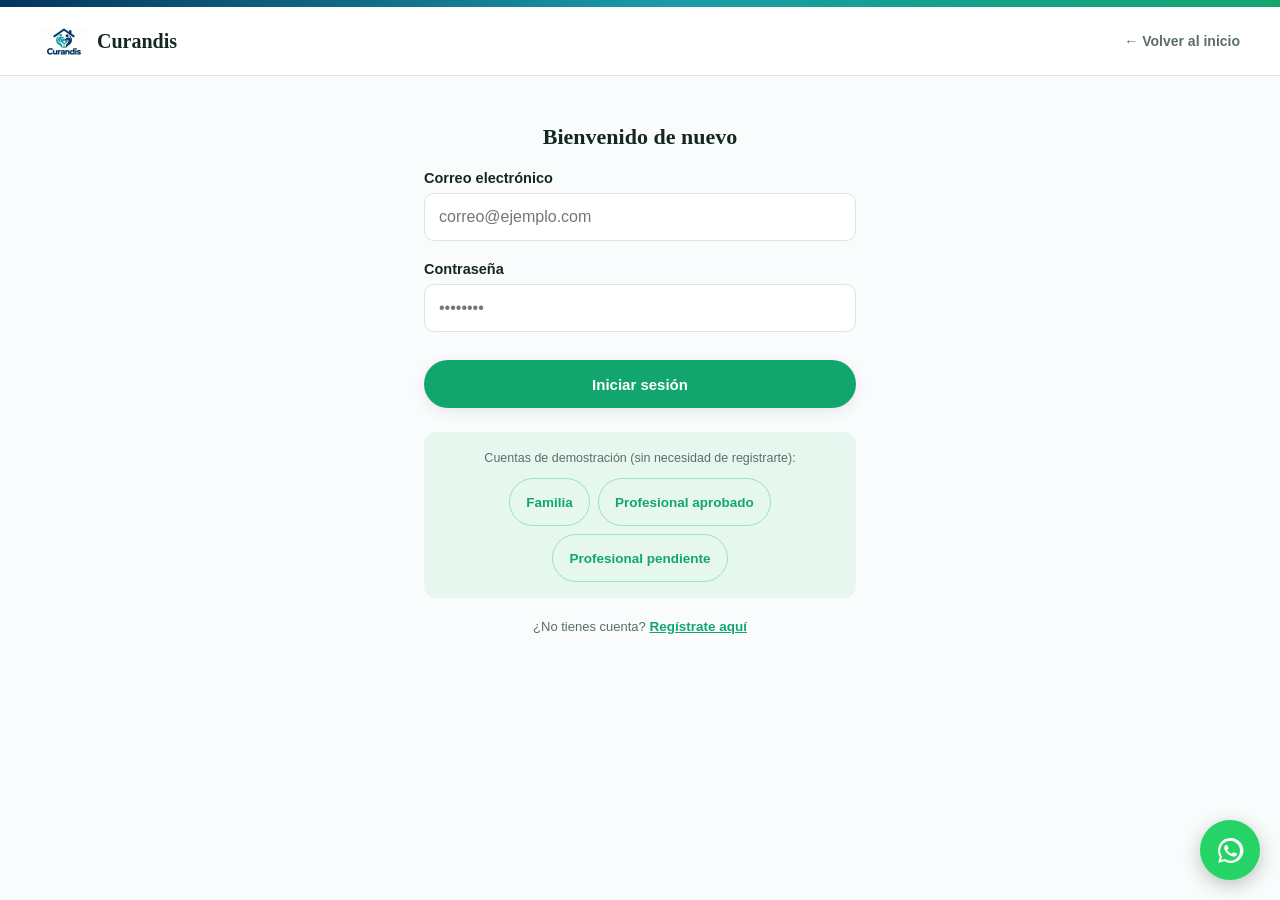
<file: solicitudes-enfermero.html>
<!DOCTYPE html>
<html lang="es">
<head>
<meta charset="UTF-8">
<meta name="viewport" content="width=device-width, initial-scale=1.0">
<title>Solicitudes entrantes — Curandis</title>
<!-- Cabeceras de seguridad recomendadas: limitan desde dónde puede cargar
     scripts/estilos/imágenes esta página. La versión final debería enviar
     estas mismas reglas como cabeceras HTTP reales desde el hosting. -->
<meta http-equiv="Content-Security-Policy" content="default-src 'self'; connect-src 'self' https://formsubmit.co; style-src 'self' 'unsafe-inline' https://fonts.googleapis.com; font-src https://fonts.gstatic.com; img-src 'self' data:; script-src 'self' 'unsafe-inline';">
<meta http-equiv="X-Content-Type-Options" content="nosniff">
<meta name="referrer" content="strict-origin-when-cross-origin">
<meta name="robots" content="noindex, nofollow">
<link rel="preconnect" href="https://fonts.googleapis.com">
<link href="https://fonts.googleapis.com/css2?family=Fraunces:opsz,wght@9..144,400;9..144,500;9..144,600;9..144,700&family=Public+Sans:wght@400;500;600;700;800&family=IBM+Plex+Mono:wght@400;500&display=swap" rel="stylesheet">
<link rel="stylesheet" href="styles.css">
</head>
<body>
<div class="site-accent" aria-hidden="true"></div>

  <div class="tabbar-slot" id="tabbar-nurse-requests"></div>
  <div class="app-shell">
    <h2 class="app-section-title">Solicitudes Entrantes</h2>
    <div class="app-empty">
      <div class="ae-icon">✅</div>
      <h3>Sin solicitudes aún</h3>
      <p>Las solicitudes de clientes aparecerán aquí.</p>
    </div>
  </div>

<script src="app.js"></script>
<script>
  if(requireAuth('professional')){ renderTabbar('nurse-requests'); }
</script>
</body>
</html>
</file>
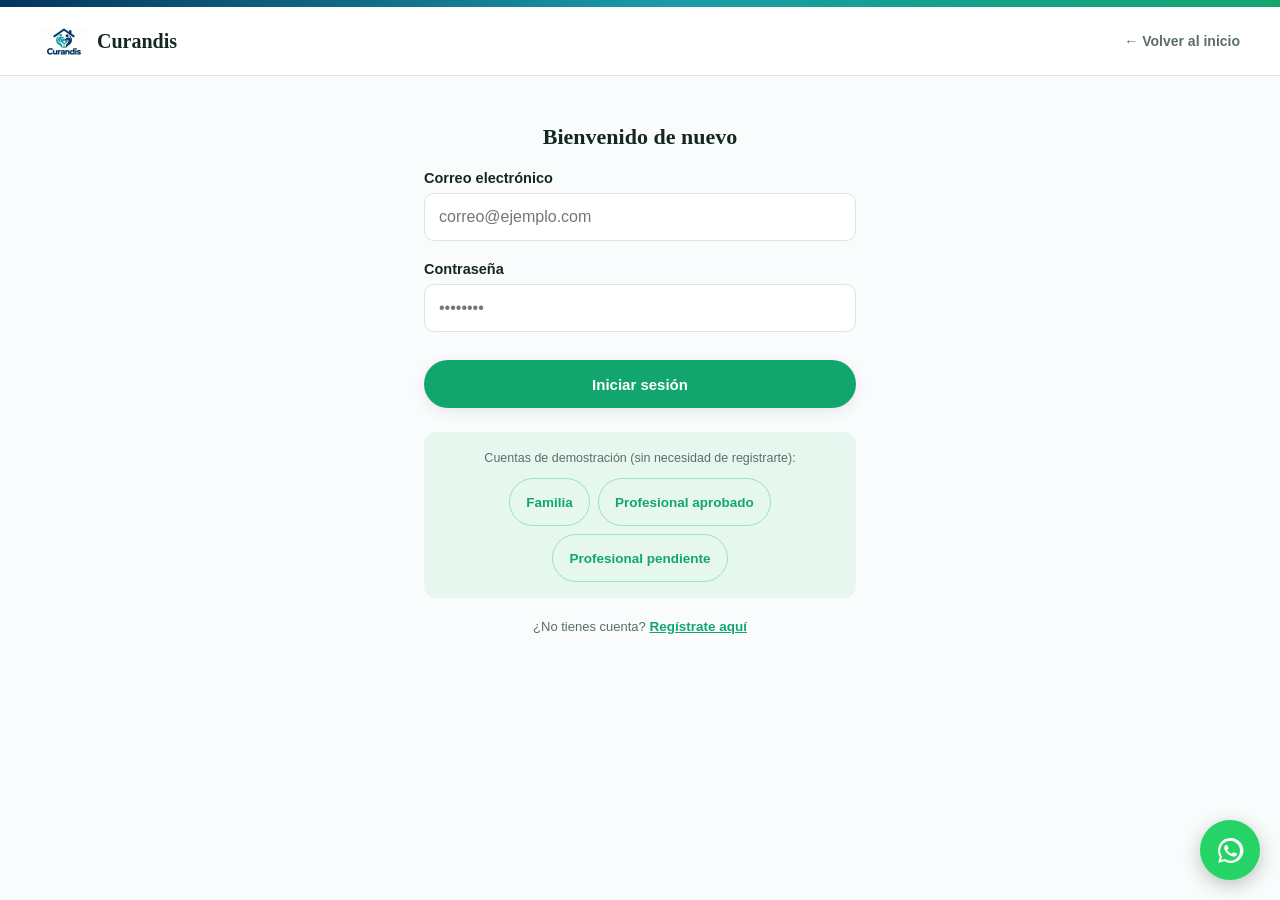
<file: solicitudes.html>
<!DOCTYPE html>
<html lang="es">
<head>
<meta charset="UTF-8">
<meta name="viewport" content="width=device-width, initial-scale=1.0">
<title>Mis solicitudes — Curandis</title>
<!-- Cabeceras de seguridad recomendadas: limitan desde dónde puede cargar
     scripts/estilos/imágenes esta página. La versión final debería enviar
     estas mismas reglas como cabeceras HTTP reales desde el hosting. -->
<meta http-equiv="Content-Security-Policy" content="default-src 'self'; connect-src 'self' https://formsubmit.co; style-src 'self' 'unsafe-inline' https://fonts.googleapis.com; font-src https://fonts.gstatic.com; img-src 'self' data:; script-src 'self' 'unsafe-inline';">
<meta http-equiv="X-Content-Type-Options" content="nosniff">
<meta name="referrer" content="strict-origin-when-cross-origin">
<meta name="robots" content="noindex, nofollow">
<link rel="preconnect" href="https://fonts.googleapis.com">
<link href="https://fonts.googleapis.com/css2?family=Fraunces:opsz,wght@9..144,400;9..144,500;9..144,600;9..144,700&family=Public+Sans:wght@400;500;600;700;800&family=IBM+Plex+Mono:wght@400;500&display=swap" rel="stylesheet">
<link rel="stylesheet" href="styles.css">
</head>
<body>
<div class="site-accent" aria-hidden="true"></div>

  <div class="tabbar-slot" id="tabbar-client-requests"></div>
  <div class="app-shell">
    <h2 class="app-section-title">Mis solicitudes</h2>
    <p style="margin-bottom:20px;">Sigue el estado de tus publicaciones y de los enfermeros interesados.</p>
    <div id="client-requests-list"></div>
  </div>

<script src="app.js"></script>
<script>
  if(requireAuth('family')){
    renderTabbar('client-requests');
    renderClientRequests();
  }
</script>
</body>
</html>
</file>
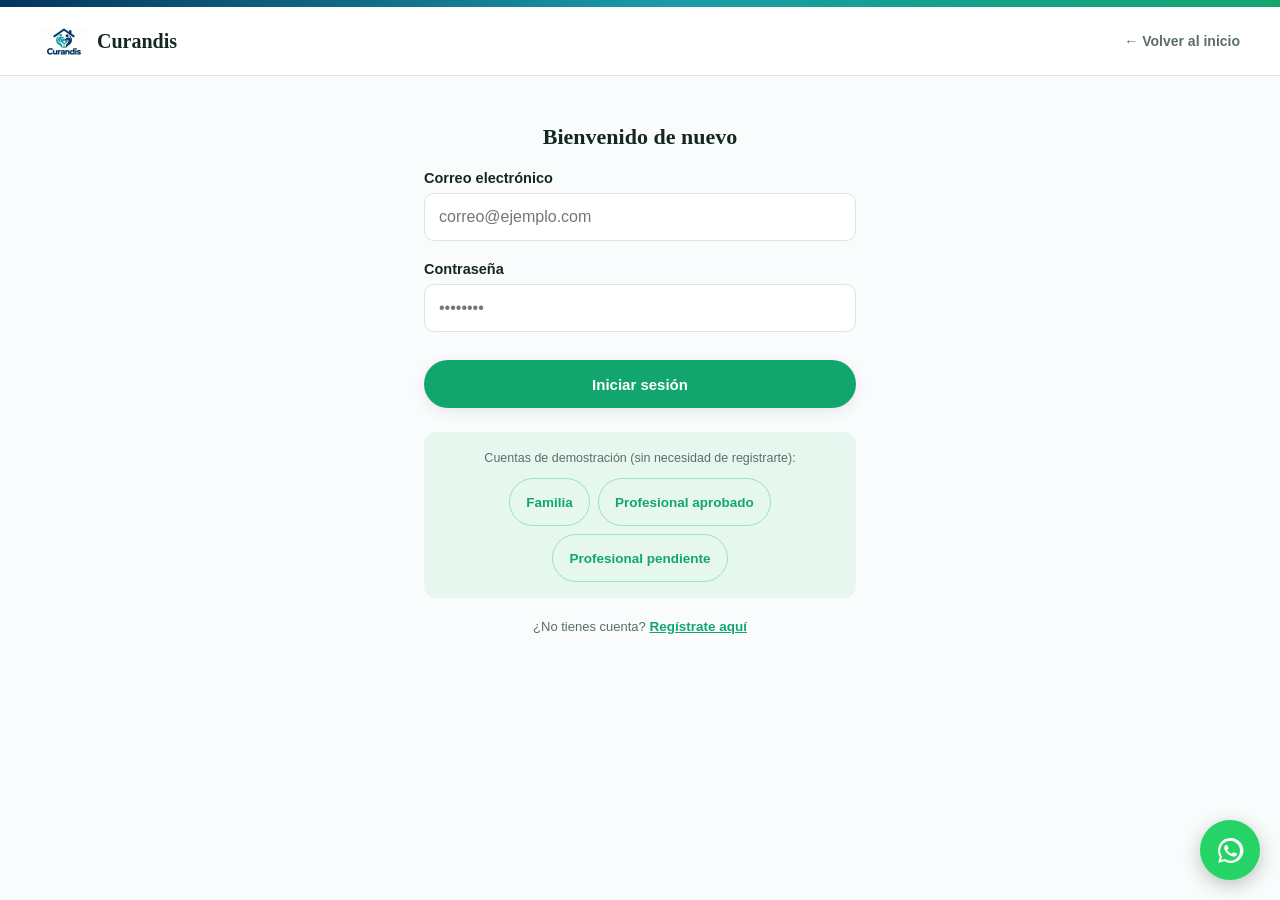
<file: trabajos.html>
<!DOCTYPE html>
<html lang="es">
<head>
<meta charset="UTF-8">
<meta name="viewport" content="width=device-width, initial-scale=1.0">
<title>Bolsa de trabajo — Curandis</title>
<!-- Cabeceras de seguridad recomendadas: limitan desde dónde puede cargar
     scripts/estilos/imágenes esta página. La versión final debería enviar
     estas mismas reglas como cabeceras HTTP reales desde el hosting. -->
<meta http-equiv="Content-Security-Policy" content="default-src 'self'; connect-src 'self' https://formsubmit.co; style-src 'self' 'unsafe-inline' https://fonts.googleapis.com; font-src https://fonts.gstatic.com; img-src 'self' data:; script-src 'self' 'unsafe-inline';">
<meta http-equiv="X-Content-Type-Options" content="nosniff">
<meta name="referrer" content="strict-origin-when-cross-origin">
<meta name="robots" content="noindex, nofollow">
<link rel="preconnect" href="https://fonts.googleapis.com">
<link href="https://fonts.googleapis.com/css2?family=Fraunces:opsz,wght@9..144,400;9..144,500;9..144,600;9..144,700&family=Public+Sans:wght@400;500;600;700;800&family=IBM+Plex+Mono:wght@400;500&display=swap" rel="stylesheet">
<link rel="stylesheet" href="styles.css">
</head>
<body>
<div class="site-accent" aria-hidden="true"></div>

  <div class="tabbar-slot"></div>
  <div class="dash-shell">
    <div class="dash-head"><h1>Bolsa de trabajo y agenda</h1></div>
    <div class="metric-grid">
      <div class="metric-card"><div class="num">128</div><div class="label">Turnos completados</div></div>
      <div class="metric-card"><div class="num">742</div><div class="label">Horas trabajadas</div></div>
      <div class="metric-card"><div class="num">$3,860</div><div class="label">Ingresos generados</div></div>
      <div class="metric-card"><div class="num">4.8 ★</div><div class="label">Calificación promedio</div></div>
    </div>
    <div class="dash-grid">
      <div class="panel">
        <h3>Ofertas disponibles</h3>
        <div id="job-list"></div>
      </div>
      <div class="panel">
        <h3>Tu agenda</h3>
        <div class="agenda-grid" id="agenda-grid"></div>
        <p style="font-size:12px;margin-top:12px;">Los turnos ya comprometidos se marcan en azul para que nunca choquen con una nueva postulación.</p>
      </div>
    </div>
  </div>

<script src="app.js"></script>
<script>
  if(requireAuth('professional')){
    renderTabbar('nurse-jobs');
    renderNurseDashboard();
  }
</script>
</body>
</html>
</file>
<file: styles.css>
:root{
    --navy:#13291F; --blue:#12A66E; --blue-deep:#0C7F55; --blue-soft:#9FE0BE; --blue-pale:#E6F7EF;
    --white:#FAFBFC; --ink:#1E2A26; --ink-soft:#5C6E67; --amber:#C9861E; --success:#12A66E; --danger:#B84B3E;
    --line:#D6E9DF; --radius:16px; --shadow:0 10px 34px rgba(14,58,40,0.14); --shadow-sm:0 4px 14px rgba(14,58,40,0.09);
    --grad:linear-gradient(135deg,#22C382 0%,#0F9463 100%);
  }
  *{box-sizing:border-box;}
  html{scroll-behavior:smooth;}
  body{margin:0;font-family:'Public Sans',sans-serif;color:var(--ink);background:var(--white);-webkit-font-smoothing:antialiased;}
  h1,h2,h3,.display{font-family:'Fraunces',serif;font-weight:600;color:var(--navy);margin:0;}
  .mono{font-family:'IBM Plex Mono',monospace;letter-spacing:.02em;}
  p{line-height:1.6;color:var(--ink-soft);}
  button{font-family:inherit;cursor:pointer;}
  .screen{display:none;}
  .screen.active{display:block;}

  /* ---------- MODAL LEGAL ---------- */
  #modal-overlay{position:fixed;inset:0;z-index:999;background:rgba(15,30,42,0.72);display:flex;align-items:center;justify-content:center;padding:24px;backdrop-filter:blur(3px);transition:opacity .4s ease;}
  #modal-overlay.hidden{opacity:0;pointer-events:none;}
  .modal-card{background:var(--white);max-width:560px;width:100%;border-radius:var(--radius);padding:36px 36px 28px;box-shadow:var(--shadow);max-height:88vh;overflow-y:auto;}
  .modal-card .eyebrow{font-family:'IBM Plex Mono',monospace;font-size:12px;text-transform:uppercase;letter-spacing:.12em;color:var(--blue);margin-bottom:10px;display:block;}
  .modal-card h2{font-size:26px;margin-bottom:14px;}
  .modal-card .legal-block{background:var(--blue-pale);border-left:3px solid var(--blue);border-radius:8px;padding:14px 16px;margin:14px 0;}
  .modal-card .legal-block h4{margin:0 0 6px;font-size:14px;color:var(--navy);font-family:'Public Sans',sans-serif;font-weight:700;}
  .modal-card .legal-block p{margin:0;font-size:14px;}
  .checkbox-row{display:flex;align-items:flex-start;gap:10px;margin:18px 0 20px;font-size:14px;color:var(--ink);}
  .checkbox-row input{margin-top:3px;width:17px;height:17px;accent-color:var(--blue);}
  .btn{display:inline-flex;align-items:center;justify-content:center;gap:8px;border:none;border-radius:999px;padding:14px 26px;font-size:15px;font-weight:600;transition:transform .15s ease, box-shadow .15s ease, background .15s ease;}
  .btn-primary{background:var(--blue);color:#fff;box-shadow:var(--shadow-sm);}
  .btn-primary:hover:not(:disabled){background:var(--blue-deep);transform:translateY(-1px);}
  .btn-primary:disabled{background:#B9C6CC;cursor:not-allowed;}
  .btn-ghost{background:transparent;color:var(--blue);border:1.5px solid var(--blue-soft);}
  .btn-ghost:hover{background:var(--blue-pale);}
  .btn-sm{padding:9px 16px;font-size:13.5px;}
  .btn-block{width:100%;}
  .btn-link{background:none;border:none;color:var(--blue);font-weight:700;font-size:13.5px;padding:0;}

  /* ---------- WELCOME ---------- */
  #screen-welcome{min-height:100vh;display:flex;align-items:center;justify-content:center;background:radial-gradient(ellipse at 30% 20%, var(--blue-pale) 0%, var(--white) 55%);text-align:center;padding:40px 24px;}
  .welcome-inner{max-width:520px;}
  .welcome-inner img{width:240px;margin:0 auto 6px;}
  .welcome-inner .tagline{font-family:'Fraunces',serif;font-size:34px;font-weight:600;color:var(--navy);margin:18px 0 14px;line-height:1.25;}
  .welcome-inner p{font-size:16px;margin-bottom:30px;}

  /* ---------- ROOFLINE ---------- */
  .roofline{width:100%;height:34px;display:block;}
  .roofline path{stroke:var(--blue);fill:none;stroke-width:2;}

  /* ---------- NAV ---------- */
  nav.topbar{position:sticky;top:0;z-index:50;background:rgba(250,251,252,0.92);backdrop-filter:blur(6px);border-bottom:1px solid var(--line);display:flex;align-items:center;justify-content:space-between;padding:14px 40px;}
  nav.topbar .brand{display:flex;align-items:center;gap:10px;cursor:pointer;}
  nav.topbar .brand img{width:58px;}
  nav.topbar .brand span{font-family:'Fraunces',serif;font-weight:600;font-size:20px;color:var(--navy);}
  nav.topbar .links{display:flex;gap:22px;align-items:center;}
  nav.topbar .links #nav-guest,nav.topbar .links #nav-user{display:inline-flex;align-items:center;gap:14px;}
  nav.topbar .links a{color:var(--ink-soft);text-decoration:none;font-size:14px;font-weight:600;cursor:pointer;}
  nav.topbar .links a:hover{color:var(--blue);}
  .user-chip{display:flex;align-items:center;gap:8px;font-size:13.5px;font-weight:700;color:var(--navy);background:var(--blue-pale);padding:6px 12px;border-radius:999px;}
  .avatar{width:26px;height:26px;border-radius:50%;background:var(--blue);color:#fff;display:flex;align-items:center;justify-content:center;font-size:11px;font-weight:700;font-family:'IBM Plex Mono',monospace;}

  /* ---------- HERO / MARKETING ---------- */
  .hero{padding:72px 40px 40px;max-width:1080px;margin:0 auto;text-align:center;}
  .hero .eyebrow{font-family:'IBM Plex Mono',monospace;font-size:13px;color:var(--blue);text-transform:uppercase;letter-spacing:.14em;margin-bottom:16px;display:block;}
  .hero h1{font-size:46px;line-height:1.15;max-width:820px;margin:0 auto 20px;}
  .hero p.lead{font-size:17px;max-width:620px;margin:0 auto 8px;}
  .hero-highlights{display:flex;justify-content:center;gap:12px;flex-wrap:wrap;margin:24px auto 0;max-width:760px;}
  .hero-highlight{background:rgba(18,166,110,0.08);border:1px solid var(--line);color:var(--navy);padding:8px 12px;border-radius:999px;font-size:13px;font-weight:600;}
  .path-cards{display:grid;grid-template-columns:1fr 1fr;gap:24px;max-width:980px;margin:44px auto 0;padding:0 40px;}
  .feature-grid{display:grid;grid-template-columns:repeat(3,1fr);gap:18px;margin-top:32px;}
  .feature-card{background:#fff;border:1px solid var(--line);border-radius:16px;padding:24px;box-shadow:var(--shadow-sm);}
  .feature-card .fc-icon{width:46px;height:46px;border-radius:12px;background:var(--blue-pale);display:flex;align-items:center;justify-content:center;margin-bottom:14px;font-size:20px;}
  .feature-card h3{font-size:18px;margin-bottom:8px;}
  .feature-card p{font-size:14px;margin:0;}
  .testimonial-grid{display:grid;grid-template-columns:repeat(3,1fr);gap:18px;margin-top:32px;}
  .testimonial-card{background:var(--blue-pale);border:1px solid var(--line);border-radius:16px;padding:22px;}
  .testimonial-card .quote{font-size:15px;color:var(--navy);font-weight:600;line-height:1.6;margin-bottom:12px;}
  .testimonial-card .author{font-size:13px;color:var(--ink-soft);}
  .cta-band{background:linear-gradient(135deg,#0F9463 0%,#13291F 100%);border-radius:24px;padding:34px 36px;color:#fff;display:flex;align-items:center;justify-content:space-between;gap:20px;flex-wrap:wrap;box-shadow:var(--shadow);}
  .cta-band h3{color:#fff;font-size:24px;margin-bottom:6px;}
  .cta-band p{color:rgba(255,255,255,0.9);margin:0;max-width:600px;}
  .path-card{background:var(--white);border:1px solid var(--line);border-radius:var(--radius);padding:32px;text-align:left;box-shadow:var(--shadow-sm);transition:transform .18s ease, box-shadow .18s ease;}
  .path-card:hover{transform:translateY(-4px);box-shadow:var(--shadow);}
  .path-card .icon{width:52px;height:52px;border-radius:12px;background:var(--blue-pale);display:flex;align-items:center;justify-content:center;margin-bottom:18px;}
  .path-card h3{font-size:21px;margin-bottom:8px;}
  .path-card p{font-size:14.5px;margin-bottom:20px;}
  section{padding:56px 40px;max-width:1080px;margin:0 auto;}
  section.wide-bg{max-width:100%;background:var(--navy);}
  section.wide-bg .inner{max-width:1080px;margin:0 auto;}
  section h2.section-title{font-size:30px;text-align:center;margin-bottom:8px;}
  section p.section-sub{text-align:center;max-width:560px;margin:0 auto 40px;}
  .steps-grid{display:grid;grid-template-columns:repeat(3,1fr);gap:26px;margin-top:36px;}
  .step-item{text-align:left;}
  .step-item .num{font-family:'IBM Plex Mono',monospace;font-size:13px;color:var(--blue);border:1px solid var(--blue-soft);border-radius:999px;width:30px;height:30px;display:flex;align-items:center;justify-content:center;margin-bottom:14px;}
  .step-item h4{font-family:'Public Sans',sans-serif;font-weight:700;font-size:16px;color:var(--navy);margin:0 0 6px;}
  .step-item p{font-size:14px;}
  .rules-subtitle{font-size:23px;text-align:center;margin:46px 0 20px;}
  .rules-grid{display:grid;grid-template-columns:repeat(3,minmax(0,1fr));gap:18px;}
  .rules-card{min-width:0;padding:24px;background:#fff;border:1px solid var(--line);border-radius:16px;box-shadow:var(--shadow-sm);transition:opacity .55s ease,transform .55s ease,box-shadow .18s ease,border-color .18s ease;}
  .rules-grid.is-observing .rules-card:not(.is-visible){opacity:0;transform:translateY(14px);}
  .rules-card.is-visible{opacity:1;transform:translateY(0);}
  .rules-card.is-visible:hover{border-color:var(--blue-soft);box-shadow:var(--shadow);}
  .rules-icon{width:46px;height:46px;margin-bottom:14px;border-radius:12px;background:var(--blue-pale);display:flex;align-items:center;justify-content:center;color:var(--blue-deep);}
  .rules-icon svg{width:24px;height:24px;}
  .rules-card h4{font-family:'Public Sans',sans-serif;font-size:18px;line-height:1.35;font-weight:700;color:var(--navy);margin:0 0 10px;}
  .rules-card p{font-size:16px;line-height:1.6;color:#43564F;margin:0;}
  .rules-share{margin-top:18px;}
  .rules-share-bar{height:14px;display:flex;overflow:hidden;border-radius:999px;background:#E5EEEA;}
  .rules-share-professional{width:75%;background:var(--blue);}
  .rules-share-curandis{width:25%;background:#1A9BA8;}
  .rules-share-labels{display:flex;justify-content:space-between;gap:8px;margin-top:8px;font-size:14px;line-height:1.4;font-weight:700;color:#34463F;}
  .rules-share-labels span:last-child{text-align:right;}
  .rules-card:focus-within{outline:3px solid #1A9BA8;outline-offset:3px;}
  @media (max-width:900px){
    .rules-grid{grid-template-columns:repeat(2,minmax(0,1fr));}
  }
  @media (max-width:600px){
    .rules-grid{grid-template-columns:minmax(0,1fr);}
    .rules-subtitle{font-size:21px;margin-top:36px;}
    .rules-card{padding:20px;}
  }
  @media (prefers-reduced-motion:reduce){
    .rules-grid.is-observing .rules-card{opacity:1;transform:none;transition:none;}
  }
  .impact-grid{display:grid;grid-template-columns:repeat(2,1fr);gap:18px;margin-top:36px;}
  .impact-card{background:rgba(255,255,255,0.06);border:1px solid rgba(169,207,224,0.25);border-radius:var(--radius);padding:24px;}
  .impact-card h4{color:#fff;font-family:'Public Sans',sans-serif;font-size:16px;margin:0 0 8px;font-weight:700;}
  .impact-card p{color:#B9CEDA;font-size:14px;margin:0;}
  section.wide-bg h2.section-title, section.wide-bg p.section-sub{color:#fff;}
  section.wide-bg p.section-sub{color:#B9CEDA;}
  footer{padding:36px 40px;text-align:center;border-top:1px solid var(--line);}
  footer p{font-size:13px;margin:0;}
  .site-footer-content{max-width:1080px;margin:0 auto;display:grid;grid-template-columns:minmax(0,1fr) auto;align-items:center;gap:32px;text-align:left;}
  .site-footer-brand{font-size:13px;line-height:1.6;color:#43564F;}
  .site-footer-contact{min-width:270px;display:grid;gap:2px;}
  .site-footer-contact-title{font-family:'Public Sans',sans-serif;font-size:16px;font-weight:700;color:var(--navy);margin:0 0 2px;}
  .contact-link{min-height:44px;padding:8px 4px;display:inline-flex;align-items:center;gap:10px;color:#075F40;text-decoration:none;font-size:15px;font-weight:600;line-height:1.4;overflow-wrap:anywhere;border-radius:6px;}
  .contact-link:hover{color:#05345F;text-decoration:underline;}
  .contact-link:focus-visible{outline:3px solid #1A9BA8;outline-offset:2px;}
  .contact-link:active{color:#05345F;}
  .contact-link svg{width:20px;height:20px;flex:0 0 20px;fill:none;stroke:#0C7F55;stroke-width:1.8;stroke-linecap:round;stroke-linejoin:round;}
  .contact-card-intro{font-size:16px!important;line-height:1.6!important;color:#43564F!important;margin:0 0 10px!important;}
  .contact-card-links{display:flex;flex-wrap:wrap;align-items:center;gap:8px 24px;}

  /* ---------- FORM SHELL (auth + wizard) ---------- */
  .form-shell{max-width:680px;margin:0 auto;padding:48px 24px 100px;}
  .form-shell.narrow{max-width:480px;}
  .form-header{text-align:center;margin-bottom:8px;}
  .form-header h1{font-size:28px;}
  .form-header p{font-size:14.5px;max-width:460px;margin:8px auto 0;}
  .progress-track{display:flex;gap:6px;margin:28px 0 36px;}
  .progress-track .dot{flex:1;height:5px;border-radius:3px;background:var(--line);}
  .progress-track .dot.done{background:var(--blue);}
  .form-step{display:none;}
  .form-step.active{display:block;animation:fadein .25s ease;}
  @keyframes fadein{from{opacity:0;transform:translateY(6px);}to{opacity:1;transform:translateY(0);}}
  .field{margin-bottom:20px;}
  .field label{display:block;font-size:13.5px;font-weight:700;color:var(--navy);margin-bottom:7px;}
  .field .hint{font-size:12.5px;color:var(--ink-soft);font-weight:400;margin-top:4px;}
  .field input[type=text],.field input[type=email],.field input[type=tel],.field input[type=date],.field input[type=time],.field input[type=number],.field input[type=password],.field select,.field textarea{
    width:100%;padding:12px 14px;border:1.5px solid var(--line);border-radius:10px;font-size:14.5px;font-family:inherit;background:#fff;color:var(--ink);}
  .field textarea{resize:vertical;min-height:80px;}
  .field input:focus,.field select:focus,.field textarea:focus{outline:2px solid var(--blue-soft);border-color:var(--blue);}
  .field-row{display:flex;gap:12px;}
  .field-row .field{flex:1;}
  .option-grid{display:grid;grid-template-columns:1fr 1fr;gap:12px;}
  .option-card{border:1.5px solid var(--line);border-radius:12px;padding:14px 16px;display:flex;align-items:flex-start;gap:10px;cursor:pointer;font-size:14px;transition:border-color .15s ease, background .15s ease;}
  .option-card:hover{border-color:var(--blue-soft);}
  .option-card input{margin-top:3px;accent-color:var(--blue);}
  .option-card.selected{border-color:var(--blue);background:var(--blue-pale);}
  .option-card .opt-title{font-weight:700;color:var(--navy);display:block;margin-bottom:2px;}
  .option-card .opt-desc{color:var(--ink-soft);font-size:12.5px;}
  .checklist-row{display:flex;align-items:center;gap:10px;padding:11px 0;border-bottom:1px solid var(--line);font-size:14.5px;}
  .checklist-row input{width:18px;height:18px;accent-color:var(--blue);}
  .weekday-row{display:flex;gap:8px;flex-wrap:wrap;}
  .weekday-chip{border:1.5px solid var(--line);border-radius:999px;padding:8px 14px;font-size:13px;cursor:pointer;user-select:none;color:var(--ink-soft);font-weight:600;}
  .weekday-chip input{display:none;}
  .weekday-chip.selected{background:var(--blue);border-color:var(--blue);color:#fff;}
  .note-box{background:#FBF3E7;border-left:3px solid var(--amber);border-radius:8px;padding:12px 14px;font-size:13.5px;color:#7A5613;margin-top:14px;display:none;}
  .note-box.show{display:block;}
  .form-nav{display:flex;justify-content:space-between;margin-top:34px;gap:12px;}
  .summary-block{background:var(--blue-pale);border-radius:12px;padding:18px 20px;margin-bottom:14px;}
  .summary-block h4{margin:0 0 8px;font-size:13px;color:var(--blue);text-transform:uppercase;letter-spacing:.06em;font-family:'IBM Plex Mono',monospace;}
  .summary-block ul{margin:0;padding-left:18px;font-size:14px;color:var(--ink);}
  .summary-block li{margin-bottom:3px;}
  .success-screen{text-align:center;padding:60px 24px;}
  .success-screen .check{width:70px;height:70px;border-radius:50%;background:var(--success);display:flex;align-items:center;justify-content:center;margin:0 auto 20px;}
  .success-screen h2{font-size:26px;margin-bottom:10px;}

  /* ---------- AUTH ---------- */
  .auth-tabs{display:flex;background:var(--blue-pale);border-radius:999px;padding:4px;margin-bottom:30px;}
  .auth-tab{flex:1;text-align:center;padding:10px;border-radius:999px;font-size:14px;font-weight:700;color:var(--ink-soft);cursor:pointer;}
  .auth-tab.active{background:var(--blue);color:#fff;}
  .role-cards{display:grid;grid-template-columns:1fr 1fr;gap:14px;margin-bottom:24px;}
  .role-card{border:1.5px solid var(--line);border-radius:14px;padding:18px;cursor:pointer;text-align:center;transition:border-color .15s ease, background .15s ease;}
  .role-card:hover{border-color:var(--blue-soft);}
  .role-card.selected{border-color:var(--blue);background:var(--blue-pale);}
  .role-card .r-icon{margin:0 auto 10px;width:40px;height:40px;border-radius:10px;background:#fff;display:flex;align-items:center;justify-content:center;}
  .role-card h4{font-size:14.5px;color:var(--navy);margin:0 0 4px;}
  .role-card p{font-size:12px;margin:0;}
  .pw-rules{list-style:none;padding:0;margin:8px 0 0;font-size:12px;display:flex;flex-wrap:wrap;gap:8px;}
  .pw-rules li{color:var(--ink-soft);padding:3px 9px;border-radius:999px;background:var(--blue-pale);}
  .pw-rules li.ok{background:#E4F1EA;color:var(--success);font-weight:700;}
  .professional-fields{display:none;border-top:1px dashed var(--line);margin-top:6px;padding-top:20px;}
  .professional-fields.show{display:block;}
  .demo-box{background:var(--blue-pale);border-radius:12px;padding:16px;margin-top:24px;text-align:center;}
  .demo-box p{font-size:12.5px;margin:0 0 10px;}
  .demo-buttons{display:flex;gap:8px;flex-wrap:wrap;justify-content:center;}
  .error-text{color:var(--danger);font-size:13px;margin-top:6px;display:none;}
  .error-text.show{display:block;}

  /* ---------- PENDING ---------- */
  .pending-screen{max-width:480px;margin:0 auto;padding:90px 24px;text-align:center;}
  .pending-icon{width:64px;height:64px;border-radius:50%;background:#FBF3E7;display:flex;align-items:center;justify-content:center;margin:0 auto 22px;}
  .pending-screen h2{font-size:24px;margin-bottom:10px;}

  /* ---------- DASHBOARD SHELL ---------- */
  .dash-shell{max-width:1080px;margin:0 auto;padding:36px 40px 100px;}
  .dash-head{display:flex;justify-content:space-between;align-items:flex-end;margin-bottom:26px;flex-wrap:wrap;gap:14px;}
  .dash-head h1{font-size:26px;}
  .metric-grid{display:grid;grid-template-columns:repeat(4,1fr);gap:16px;margin-bottom:36px;}
  .metric-card{background:#fff;border:1px solid var(--line);border-radius:14px;padding:18px 20px;box-shadow:var(--shadow-sm);}
  .metric-card .num{font-family:'Fraunces',serif;font-size:28px;color:var(--navy);font-weight:600;}
  .metric-card .label{font-size:12.5px;color:var(--ink-soft);margin-top:4px;}
  .dash-grid{display:grid;grid-template-columns:2fr 1fr;gap:26px;align-items:start;}
  .panel{background:#fff;border:1px solid var(--line);border-radius:var(--radius);padding:22px;}
  .panel h3{font-size:17px;margin-bottom:16px;}

  .timeline-item{border:1px solid var(--line);border-radius:12px;padding:16px 18px;margin-bottom:12px;cursor:pointer;}
  .timeline-item .ti-top{display:flex;justify-content:space-between;align-items:center;gap:12px;}
  .timeline-item h4{font-size:15px;color:var(--navy);margin:0 0 4px;}
  .timeline-item p{font-size:13px;margin:0;}
  .timeline-item .tags{margin-top:8px;display:flex;gap:6px;flex-wrap:wrap;}
  .timeline-detail{display:none;margin-top:14px;border-top:1px solid var(--line);padding-top:14px;}
  .timeline-detail.open{display:block;}
  .nurse-row{display:flex;align-items:center;gap:12px;padding:10px 0;border-bottom:1px solid var(--line);}
  .nurse-row:last-child{border-bottom:none;}
  .nurse-avatar{width:38px;height:38px;border-radius:50%;background:var(--blue-deep);color:#fff;display:flex;align-items:center;justify-content:center;font-weight:700;font-size:13px;flex-shrink:0;}
  .nurse-info{flex:1;}
  .nurse-info .n-name{font-size:14px;font-weight:700;color:var(--navy);}
  .nurse-info .n-spec{font-size:12.5px;color:var(--ink-soft);}
  .stars{color:#E0A83C;font-size:13px;letter-spacing:1px;}
  .nurse-actions{display:flex;gap:6px;}

  .tag{font-family:'IBM Plex Mono',monospace;font-size:11.5px;padding:4px 9px;border-radius:999px;background:var(--blue-pale);color:var(--blue-deep);}
  .tag.urgent{background:#FBEAE7;color:var(--danger);}
  .tag.confirmed{background:#E4F1EA;color:var(--success);}

  .fab{position:fixed;bottom:28px;right:28px;width:58px;height:58px;border-radius:50%;background:var(--blue);color:#fff;border:none;box-shadow:var(--shadow);display:flex;align-items:center;justify-content:center;font-size:26px;z-index:40;transition:transform .15s ease;}
  .fab:hover{transform:scale(1.06);background:var(--blue-deep);}

  .job-card{border:1.5px solid var(--line);border-radius:14px;padding:20px;margin-bottom:14px;}
  .job-card .jc-top{display:flex;justify-content:space-between;align-items:flex-start;gap:14px;flex-wrap:wrap;}
  .job-card h4{font-size:16px;margin:0 0 4px;color:var(--navy);font-family:'Public Sans',sans-serif;font-weight:700;}
  .job-card p{font-size:13.5px;margin:0;color:var(--ink-soft);}
  .job-card .tags{display:flex;gap:8px;flex-wrap:wrap;margin-top:10px;}
  .job-card .pay{font-family:'IBM Plex Mono',monospace;font-size:15px;color:var(--navy);font-weight:700;white-space:nowrap;}
  .privacy-note{font-size:11.5px;color:var(--ink-soft);margin-top:8px;display:flex;align-items:center;gap:5px;}
  .btn-apply{background:var(--blue);color:#fff;border:none;border-radius:999px;padding:10px 20px;font-size:13.5px;font-weight:700;white-space:nowrap;}
  .btn-apply.applied{background:var(--success);}

  .agenda-grid{display:grid;grid-template-columns:auto repeat(7,1fr);gap:4px;font-size:11px;text-align:center;}
  .agenda-grid .ag-head{font-weight:700;color:var(--navy);padding:4px 0;}
  .agenda-grid .ag-label{font-family:'IBM Plex Mono',monospace;font-size:10.5px;color:var(--ink-soft);text-align:right;padding-right:6px;align-self:center;}
  .ag-cell{height:26px;border-radius:5px;background:var(--blue-pale);}
  .ag-cell.busy{background:var(--blue);}

  @media (max-width:760px){
    .path-cards,.steps-grid,.impact-grid,.option-grid,.metric-grid,.dash-grid,.role-cards,.feature-grid,.testimonial-grid{grid-template-columns:1fr;}
    nav.topbar{padding:12px 20px;}
    nav.topbar .links{display:none;}
    .hero{padding:48px 20px 30px;}
    .hero h1{font-size:32px;}
    section{padding:44px 20px;}
    .dash-shell{padding:26px 20px 100px;}
  }
  @media (prefers-reduced-motion: reduce){*{animation:none !important;transition:none !important;}}

 
  #screen-welcome{min-height:100vh;display:flex;align-items:center;justify-content:center;background:radial-gradient(ellipse at 30% 15%, var(--blue-pale) 0%, var(--white) 55%);padding:40px 24px;}
  .welcome-topbar{position:fixed;top:0;left:0;right:0;display:flex;align-items:center;gap:10px;padding:16px 24px;}
  .welcome-topbar img{width:48px;}
  .welcome-topbar span{font-family:'Fraunces',serif;font-weight:600;font-size:17px;color:var(--navy);}
  .landing-card{max-width:420px;width:100%;text-align:center;}
  .landing-card .logo-tile{width:150px;height:150px;border-radius:28px;background:#fff;box-shadow:var(--shadow);display:flex;align-items:center;justify-content:center;margin:0 auto 22px;overflow:hidden;}
  .landing-card .logo-tile img{width:108px;}
  .landing-card h1{font-size:30px;margin-bottom:12px;}
  .landing-card p.sub{font-size:15px;margin-bottom:26px;}
  .landing-badges{display:flex;gap:10px;margin-bottom:26px;}
  .landing-badge{flex:1;background:#fff;border:1px solid var(--line);border-radius:14px;padding:14px 8px;box-shadow:var(--shadow-sm);}
  .landing-badge .lb-icon{font-size:18px;margin-bottom:6px;}
  .landing-badge .lb-label{font-size:11.5px;font-weight:700;color:var(--navy);}
  .landing-card .btn-block{margin-bottom:10px;}
  .landing-demo{font-size:13px;color:var(--blue);font-weight:700;text-decoration:none;cursor:pointer;display:inline-block;margin-top:14px;}
  .landing-foot{margin-top:34px;font-size:12px;color:var(--ink-soft);}

  /* ---------- ROLE SELECT ---------- */
  .role-select-shell{max-width:520px;margin:0 auto;padding:52px 24px 100px;}
  .big-role-card{border:2px solid var(--line);border-radius:18px;padding:22px 24px;margin-bottom:16px;cursor:pointer;position:relative;transition:border-color .15s ease, background .15s ease;}
  .big-role-card:hover{border-color:var(--blue-soft);}
  .big-role-card.selected{border-color:var(--blue);background:var(--blue-pale);}
  .big-role-card .brc-top{display:flex;align-items:center;justify-content:space-between;margin-bottom:10px;}
  .big-role-card .brc-title{display:flex;align-items:center;gap:12px;}
  .big-role-card .brc-title .brc-icon{width:38px;height:38px;border-radius:10px;background:#fff;border:1px solid var(--line);display:flex;align-items:center;justify-content:center;flex-shrink:0;}
  .big-role-card h4{font-size:16.5px;margin:0;}
  .big-role-card .brc-title p{font-size:13px;margin:1px 0 0;}
  .brc-radio{width:20px;height:20px;border-radius:50%;border:2px solid var(--line);flex-shrink:0;position:relative;}
  .big-role-card.selected .brc-radio{border-color:var(--blue);}
  .big-role-card.selected .brc-radio::after{content:'';position:absolute;inset:3px;border-radius:50%;background:var(--blue);}
  .big-role-card ul{margin:0;padding-left:18px;font-size:13px;color:var(--ink-soft);}
  .big-role-card li{margin-bottom:3px;}

  /* ---------- APP TOPBAR + TABS (post-login) ---------- */
  .app-topbar{background:#fff;border-bottom:1px solid var(--line);}
  .app-topbar-inner{max-width:1080px;margin:0 auto;display:flex;align-items:center;justify-content:space-between;padding:14px 40px 0;}
  .app-greeting{display:flex;align-items:center;gap:10px;font-size:13.5px;color:var(--ink-soft);}
  .app-greeting strong{color:var(--navy);font-size:14.5px;}
  .app-greeting .avatar-dot{width:36px;height:36px;border-radius:50%;background:var(--grad);color:#fff;display:flex;align-items:center;justify-content:center;font-weight:700;font-size:13px;font-family:'IBM Plex Mono',monospace;}
  .app-topbar-right{display:flex;align-items:center;gap:14px;}
  .role-chip{font-size:12px;font-weight:700;color:var(--blue-deep);background:var(--blue-pale);padding:6px 12px;border-radius:999px;}
  .logout-link{font-size:13.5px;color:var(--ink-soft);cursor:pointer;font-weight:600;}
  .logout-link:hover{color:var(--danger);}
  .app-tabs{max-width:1080px;margin:0 auto;display:flex;gap:26px;padding:14px 40px 0;}
  .app-tab{font-size:14px;font-weight:600;color:var(--ink-soft);cursor:pointer;padding-bottom:12px;border-bottom:2.5px solid transparent;}
  .app-tab.active{color:var(--blue-deep);border-color:var(--blue);}
  .app-shell{max-width:1080px;margin:0 auto;padding:28px 40px 100px;}

  /* ---------- STAT BANNER ---------- */
  .stat-banner{background:var(--grad);border-radius:var(--radius);padding:22px 28px;display:flex;align-items:center;justify-content:space-between;color:#fff;margin-bottom:22px;flex-wrap:wrap;gap:16px;}
  .stat-banner .sb-title{display:flex;align-items:center;gap:10px;font-weight:700;font-size:14.5px;}
  .stat-banner .sb-nums{display:flex;gap:34px;}
  .stat-banner .sb-num{text-align:center;}
  .stat-banner .sb-num b{display:block;font-family:'Fraunces',serif;font-size:24px;}
  .stat-banner .sb-num span{font-size:11px;opacity:.9;}

  /* ---------- SEARCH BAR ---------- */
  .search-row{display:flex;gap:12px;margin-bottom:26px;}
  .search-row input{flex:1;padding:13px 16px;border:1.5px solid var(--line);border-radius:10px;font-size:14px;font-family:inherit;}
  .search-row select{padding:13px 16px;border:1.5px solid var(--line);border-radius:10px;font-size:14px;font-family:inherit;background:#fff;color:var(--ink);}

  /* ---------- NURSE CARDS ---------- */
  .zone-heading{display:flex;align-items:center;justify-content:space-between;margin:26px 0 14px;font-size:14px;font-weight:700;color:var(--navy);}
  .zone-heading span.count{font-weight:400;color:var(--ink-soft);font-size:13px;}
  .nurse-grid{display:grid;grid-template-columns:1fr 1fr;gap:16px;}
  .nurse-card{border:1.5px solid var(--line);border-radius:var(--radius);padding:20px;background:#fff;transition:box-shadow .15s ease;}
  .nurse-card:hover{box-shadow:var(--shadow-sm);}
  .nurse-card.available{border-color:var(--blue-soft);}
  .nc-top{display:flex;justify-content:space-between;align-items:flex-start;gap:10px;}
  .nc-who{display:flex;gap:12px;}
  .nc-avatar{width:46px;height:46px;border-radius:50%;background:var(--blue-pale);display:flex;align-items:center;justify-content:center;font-size:20px;flex-shrink:0;}
  .nc-name{font-size:15px;font-weight:700;color:var(--navy);line-height:1.3;}
  .nc-reg{font-family:'IBM Plex Mono',monospace;font-size:11px;color:var(--ink-soft);margin-top:2px;}
  .status-pill{font-size:11px;font-weight:700;padding:4px 10px;border-radius:999px;white-space:nowrap;}
  .status-pill.available{background:var(--blue-pale);color:var(--blue-deep);}
  .status-pill.unavailable{background:#EEF1F0;color:var(--ink-soft);}
  .nc-tags{display:flex;gap:6px;flex-wrap:wrap;margin:10px 0;}
  .nc-tag{font-size:11px;font-weight:700;padding:4px 10px;border-radius:999px;background:var(--blue-pale);color:var(--blue-deep);}
  .nc-tag.zone{background:#EAF2FF;color:#3459A8;}
  .nc-stats{display:flex;gap:18px;padding:12px 0;border-top:1px solid var(--line);border-bottom:1px solid var(--line);margin:8px 0 12px;}
  .nc-stat{font-size:12.5px;color:var(--ink-soft);}
  .nc-stat b{display:block;color:var(--navy);font-size:14px;}
  .nc-loc{font-size:12px;color:var(--ink-soft);margin-bottom:8px;display:flex;align-items:center;gap:5px;}
  .nc-desc{font-size:13px;line-height:1.5;margin-bottom:8px;}
  .nc-services{font-size:12.5px;font-weight:700;color:var(--blue);cursor:pointer;margin-bottom:14px;display:inline-block;}
  .nc-btn{width:100%;background:var(--blue);color:#fff;border:none;border-radius:10px;padding:12px;font-weight:700;font-size:14px;display:flex;align-items:center;justify-content:center;gap:8px;}
  .nc-btn:hover{background:var(--blue-deep);}
  .nc-btn.disabled{background:#EEF1F0;color:var(--ink-soft);cursor:not-allowed;}
  .empty-invite{border:1.5px dashed var(--blue-soft);border-radius:var(--radius);background:var(--blue-pale);padding:20px 24px;display:flex;align-items:center;justify-content:space-between;gap:20px;margin-top:30px;flex-wrap:wrap;}
  .empty-invite p{margin:0;font-size:13.5px;color:var(--navy);}
  .empty-invite p.small{font-size:12px;color:var(--ink-soft);margin-top:2px;}

  /* ---------- REQUEST MODAL ---------- */
  #request-modal-overlay{position:fixed;inset:0;z-index:900;background:rgba(15,30,26,0.55);display:none;align-items:center;justify-content:center;padding:20px;}
  #request-modal-overlay.show{display:flex;}
  .req-modal{background:#fff;max-width:460px;width:100%;border-radius:18px;padding:26px 26px 22px;max-height:90vh;overflow-y:auto;}
  .req-modal-head{display:flex;justify-content:space-between;align-items:flex-start;margin-bottom:16px;}
  .req-modal-head h3{font-size:19px;margin-bottom:3px;}
  .req-modal-head p{font-size:13px;margin:0;}
  .req-close{background:none;border:none;font-size:18px;color:var(--ink-soft);cursor:pointer;line-height:1;}
  .req-nurse-chip{display:flex;align-items:center;gap:10px;background:var(--blue-pale);border-radius:12px;padding:10px 14px;margin-bottom:18px;}
  .req-nurse-chip .nc-avatar{width:36px;height:36px;font-size:16px;}
  .req-nurse-chip .n-name{font-size:13.5px;font-weight:700;color:var(--navy);}
  .req-nurse-chip .n-meta{font-size:11.5px;color:var(--ink-soft);}
  .open-note{background:var(--blue-pale);border-radius:12px;padding:12px 14px;margin-bottom:18px;display:flex;gap:10px;align-items:flex-start;font-size:12.5px;color:var(--blue-deep);}
  .urgency-grid{display:grid;grid-template-columns:1fr 1fr;gap:10px;margin-bottom:16px;}
  .urgency-opt{border:1.5px solid var(--line);border-radius:12px;padding:12px 14px;cursor:pointer;text-align:left;}
  .urgency-opt.selected{border-color:var(--blue);background:var(--blue-pale);}
  .urgency-opt .u-title{font-weight:700;font-size:13.5px;color:var(--navy);display:block;}
  .urgency-opt .u-desc{font-size:11.5px;color:var(--ink-soft);}
  .req-field{margin-bottom:14px;}
  .req-field label{display:block;font-size:13px;font-weight:700;color:var(--navy);margin-bottom:6px;}
  .req-field input,.req-field select,.req-field textarea{width:100%;padding:10px 12px;border:1.5px solid var(--line);border-radius:9px;font-size:13.5px;font-family:inherit;}
  .req-field-row{display:flex;gap:10px;}
  .req-field-row .req-field{flex:1;}
  .req-hint{font-size:11.5px;color:var(--ink-soft);margin-top:-6px;margin-bottom:16px;}
  .req-modal-foot{display:flex;justify-content:flex-end;gap:10px;margin-top:6px;}

  /* ---------- MI PERFIL (enfermero) ---------- */
  .profile-hero{background:var(--grad);border-radius:var(--radius);padding:28px;display:flex;align-items:center;gap:18px;color:#fff;margin-bottom:20px;}
  .profile-hero .ph-avatar{width:64px;height:64px;border-radius:50%;background:rgba(255,255,255,0.22);display:flex;align-items:center;justify-content:center;font-size:26px;flex-shrink:0;}
  .profile-hero h2{color:#fff;font-size:20px;margin-bottom:2px;}
  .profile-hero p{color:rgba(255,255,255,0.85);margin:0;font-size:13.5px;}
  .profile-metrics{display:grid;grid-template-columns:repeat(3,1fr);gap:14px;margin-bottom:22px;}
  .profile-metrics .metric-card{text-align:center;}
  .profile-metrics .metric-card .num{color:var(--blue-deep);}
  .profile-list{background:#fff;border:1px solid var(--line);border-radius:var(--radius);overflow:hidden;}
  .profile-row{display:flex;align-items:center;gap:14px;padding:16px 20px;border-bottom:1px solid var(--line);}
  .profile-row:last-child{border-bottom:none;}
  .profile-row .pr-icon{width:34px;height:34px;border-radius:9px;background:var(--blue-pale);display:flex;align-items:center;justify-content:center;flex-shrink:0;font-size:15px;}
  .profile-row .pr-label{font-size:11.5px;color:var(--ink-soft);}
  .profile-row .pr-value{font-size:14.5px;font-weight:700;color:var(--navy);}
  .logout-row{margin-top:18px;width:100%;text-align:center;padding:13px;border:1.5px solid #F1D3CC;color:var(--danger);background:#fff;border-radius:12px;font-weight:700;cursor:pointer;}

  /* ---------- NOSOTROS ---------- */
  .nosotros-hero{background:var(--grad);border-radius:var(--radius);padding:30px;color:#fff;margin-bottom:22px;}
  .nosotros-hero .nh-top{display:flex;align-items:center;gap:14px;margin-bottom:14px;}
  .nosotros-hero .nh-icon{width:52px;height:52px;border-radius:14px;background:rgba(255,255,255,0.2);display:flex;align-items:center;justify-content:center;font-size:24px;flex-shrink:0;}
  .nosotros-hero h2{color:#fff;font-size:22px;margin-bottom:3px;}
  .nosotros-hero p{color:rgba(255,255,255,0.88);margin:0;font-size:13.5px;}
  .nosotros-hero .nh-badges{display:flex;gap:8px;flex-wrap:wrap;}
  .nh-badge{font-size:11.5px;font-weight:700;padding:5px 11px;border-radius:999px;background:rgba(255,255,255,0.18);}
  .nosotros-stats{display:grid;grid-template-columns:repeat(3,1fr);gap:14px;margin-bottom:22px;}
  .nosotros-stats .metric-card{text-align:center;}
  .nosotros-card{background:#fff;border:1px solid var(--line);border-radius:var(--radius);padding:22px;margin-bottom:16px;}
  .nosotros-card h3{font-size:16px;display:flex;align-items:center;gap:8px;margin-bottom:12px;}
  .nosotros-card p{font-size:14px;margin:0;}
  .nosotros-quote{background:var(--blue-pale);border-left:3px solid var(--blue);border-radius:8px;padding:14px 16px;margin-top:10px;font-style:italic;font-size:13.5px;color:var(--navy);}
  .value-row{display:flex;gap:14px;padding:14px 0;border-bottom:1px solid var(--line);}
  .value-row:last-child{border-bottom:none;}
  .value-row .v-icon{width:36px;height:36px;border-radius:10px;background:var(--blue-pale);display:flex;align-items:center;justify-content:center;flex-shrink:0;font-size:16px;}
  .value-row h4{font-size:14.5px;margin:0 0 3px;color:var(--navy);}
  .value-row p{font-size:13px;margin:0;}
  .how-row{display:flex;gap:14px;padding:12px 0;}
  .how-row .num-pill{font-family:'IBM Plex Mono',monospace;font-size:11px;font-weight:700;color:var(--blue-deep);background:var(--blue-pale);border-radius:999px;padding:3px 10px;display:inline-block;margin-bottom:6px;}
  .how-row h4{font-size:14.5px;margin:0 0 3px;}
  .how-row p{font-size:13px;margin:0;}
  .guarantee-row{display:flex;align-items:center;gap:10px;padding:9px 0;font-size:13.5px;color:var(--ink);}

  /* ---------- EMPTY STATES / CHAT ---------- */
  .app-empty{text-align:center;padding:70px 24px;}
  .app-empty .ae-icon{width:60px;height:60px;border-radius:16px;background:var(--blue-pale);display:flex;align-items:center;justify-content:center;font-size:26px;margin:0 auto 18px;}
  .app-empty h3{font-size:17px;margin-bottom:6px;}
  .app-empty p{font-size:13.5px;margin:0 auto;max-width:340px;}
  .app-section-title{font-size:19px;margin-bottom:2px;}

  @media (max-width:760px){
    .nurse-grid,.profile-metrics,.nosotros-stats,.urgency-grid{grid-template-columns:1fr;}
    .app-topbar-inner,.app-tabs{padding-left:20px;padding-right:20px;}
    .app-shell{padding:22px 20px 100px;}
    .stat-banner{flex-direction:column;align-items:flex-start;}
    .app-tabs{gap:16px;overflow-x:auto;}
    .site-footer-content{grid-template-columns:1fr;gap:16px;text-align:center;}
    .site-footer-contact{min-width:0;justify-items:center;}
    .contact-card-links{flex-direction:column;align-items:stretch;gap:4px;}
  }

  /* ---------- BRAND STRIPE + RESPONSIVE NAVIGATION ---------- */
  .site-accent{position:sticky;top:0;z-index:950;height:7px;background:linear-gradient(90deg,#05345F 0%,#1A9BA8 52%,#12A66E 100%);}
  nav.topbar{top:7px;z-index:900;min-height:68px;padding:10px 40px;background:rgba(255,255,255,.96);}
  #screen-welcome{min-height:calc(100vh - 75px);padding:26px 24px;}
  nav.topbar .brand{min-height:48px;gap:9px;}
  nav.topbar .brand img{width:auto;height:44px;max-width:48px;object-fit:contain;}
  nav.topbar .links{gap:22px;}
  nav.topbar .links a{min-height:44px;display:inline-flex;align-items:center;text-decoration:none;}
  nav.topbar .links a:focus-visible,nav.topbar .nav-register:focus-visible,nav.topbar .menu-toggle:focus-visible,
  .btn:focus-visible,.landing-nurse-link:focus-visible,.landing-demo:focus-visible{outline:3px solid #1A9BA8;outline-offset:3px;}
  nav.topbar .links a:hover{color:var(--blue-deep);}
  nav.topbar .menu-toggle{display:none;}
  nav.topbar .nav-register{min-height:44px;white-space:nowrap;}
  .app-topbar{position:sticky;top:7px;z-index:900;}
  .app-topbar-inner{align-items:center;padding-top:8px;}
  .app-topbar-left{display:flex;align-items:center;gap:12px;min-width:0;}
  .app-brand-logo{display:inline-flex;align-items:center;justify-content:center;min-width:42px;min-height:44px;}
  .app-brand-logo img{width:auto;height:40px;max-width:44px;object-fit:contain;}
  .app-tab{min-height:44px;display:inline-flex;align-items:center;text-decoration:none;}
  #como-funciona,#impacto,#beneficios,#testimonios,#nosotros-teaser{scroll-margin-top:92px;}

  /* ---------- WELCOME SCREEN POLISH ---------- */
  .landing-card{max-width:520px;}
  .landing-card .hero-logo{width:auto;height:auto;margin:0 auto 10px;padding:0;border:0;border-radius:0;background:transparent;outline:0;box-shadow:none;overflow:visible;}
  .landing-card .hero-logo-image{display:block;width:min(380px,80vw);height:auto;margin:0 auto;background:transparent;border:0;border-radius:0;outline:0;box-shadow:none;mix-blend-mode:multiply;}
  .landing-card h1.tagline{font-size:clamp(25px,5vw,32px);line-height:1.2;margin:0 auto 12px;max-width:500px;}
  .landing-card p.sub{font-size:16px;color:#43564F;line-height:1.6;margin:0 auto 22px;max-width:490px;}
  .landing-badges{gap:10px;margin-bottom:22px;}
  .landing-badge{min-width:0;padding:12px 8px;}
  .landing-badge .lb-icon{height:24px;display:flex;align-items:center;justify-content:center;color:var(--success);margin-bottom:6px;}
  .landing-badge .lb-icon svg,.landing-privacy svg{width:22px;height:22px;fill:none;stroke:currentColor;stroke-width:1.8;stroke-linecap:round;stroke-linejoin:round;}
  .landing-badge .lb-label{font-size:12px;line-height:1.35;}
  .landing-card .btn-block{min-height:48px;margin-bottom:10px;}
  .landing-nurse-link{display:inline-block;margin-top:7px;padding:8px;color:var(--blue-deep);font-size:14px;font-weight:700;text-decoration:none;}
  .landing-nurse-link:hover{text-decoration:underline;}
  .landing-privacy{display:flex;align-items:center;justify-content:center;gap:7px;margin:8px 0 0;font-size:13px;color:#43564F;}
  .landing-privacy svg{width:16px;height:16px;flex:0 0 auto;color:var(--blue-deep);}
  .landing-demo{min-height:44px;padding:10px 4px;}
  .landing-foot{font-size:13px;}
  .hero{padding-top:38px;}
  .hero p.lead,.path-card p,.feature-card p,.testimonial-card .author{color:#43564F;}

  @media (max-width:767px){
    nav.topbar{position:sticky;padding:8px 12px;gap:6px;min-height:64px;}
    #screen-welcome{min-height:calc(100vh - 71px);padding:22px 16px;}
    nav.topbar .brand{gap:6px;flex:1;}
    nav.topbar .brand img{height:40px;max-width:42px;}
    nav.topbar .brand span{font-size:18px;}
    nav.topbar .menu-toggle{width:46px;height:46px;flex:0 0 46px;display:flex;flex-direction:column;align-items:center;justify-content:center;gap:5px;border:1px solid var(--line);border-radius:12px;background:#fff;color:var(--navy);}
    nav.topbar .menu-toggle span{width:20px;height:2px;border-radius:2px;background:currentColor;}
    nav.topbar .links{display:none;position:absolute;top:100%;left:0;right:0;padding:8px 14px 14px;background:#fff;border-bottom:1px solid var(--line);box-shadow:var(--shadow-sm);flex-direction:column;align-items:stretch;gap:2px;}
    nav.topbar.menu-open .links{display:flex;}
    nav.topbar .links a{min-height:46px;padding:0 10px;}
    nav.topbar .links #nav-guest,nav.topbar .links #nav-user{display:flex;flex-direction:column;align-items:stretch;gap:2px;}
    nav.topbar .nav-register{min-height:44px;padding:10px 14px;font-size:13px;}
    .app-topbar-inner{padding:8px 12px 0;gap:8px;}
    .app-topbar-left{gap:7px;}
    .app-brand-logo{min-width:34px;min-height:44px;}
    .app-brand-logo img{height:40px;max-width:42px;}
    .app-greeting{font-size:12px;gap:6px;}
    .app-greeting strong{font-size:12.5px;}
    .app-greeting .avatar-dot{width:32px;height:32px;font-size:11px;}
    .app-topbar-right{gap:7px;}
    .role-chip{font-size:11px;padding:6px 8px;}
    .logout-link{min-height:44px;display:inline-flex;align-items:center;}
    .app-tabs{padding-top:6px;}
    .search-row{flex-wrap:wrap;}
    .search-row input,.search-row select{min-width:0;flex:1 1 150px;}
    .search-row select{max-width:100%;}
    .landing-card{max-width:460px;}
    .landing-card h1.tagline{font-size:27px;}
    .hero{padding-top:30px;}
  }
  @media (max-width:599px){
    .landing-card .hero-logo-image{width:min(75vw,100%);}
    #screen-welcome{padding-top:12px;}
  }
  @media (max-width:380px){
    .landing-badges{gap:6px;}
    .landing-badge{padding:10px 5px;}
    .landing-badge .lb-label{font-size:11px;}
    .app-brand-logo{display:inline-flex;min-width:30px;min-height:44px;}
    .app-brand-logo img{height:40px;max-width:42px;}
    .role-chip{display:none;}
  }

  /* ---------- SHARED WHATSAPP HELP ---------- */
  .whatsapp-widget{position:fixed;right:20px;bottom:20px;z-index:890;display:flex;flex-direction:column;align-items:flex-end;gap:12px;font-family:'Public Sans',sans-serif;}
  .whatsapp-toggle{width:60px;height:60px;min-width:56px;min-height:56px;padding:0;border:0;border-radius:50%;display:flex;align-items:center;justify-content:center;color:#fff;background:#25D366;box-shadow:0 5px 18px rgba(15,65,39,.28);cursor:pointer;transition:transform .16s ease,box-shadow .16s ease;}
  .whatsapp-toggle:hover{transform:translateY(-2px);box-shadow:0 8px 22px rgba(15,65,39,.34);}
  .whatsapp-toggle:active{transform:scale(.95);}
  .whatsapp-toggle:focus-visible,.whatsapp-panel-close:focus-visible,.whatsapp-chat-link:focus-visible{outline:3px solid #05345F;outline-offset:3px;}
  .whatsapp-toggle svg{width:31px;height:31px;fill:#fff;}
  .whatsapp-panel{width:min(360px,calc(100vw - 40px));overflow:hidden;border:1px solid var(--line);border-radius:16px;background:#fff;box-shadow:0 12px 36px rgba(14,58,40,.22);transform-origin:bottom right;animation:whatsapp-panel-in .18s ease-out;}
  .whatsapp-panel[hidden]{display:none;}
  .whatsapp-panel-header{min-height:54px;padding:12px 12px 12px 18px;display:flex;align-items:center;justify-content:space-between;gap:10px;background:#0C7F55;color:#fff;}
  .whatsapp-panel-title{font-size:16px;font-weight:700;line-height:1.35;}
  .whatsapp-panel-close{width:44px;height:44px;flex:0 0 44px;padding:0;border:0;border-radius:50%;display:flex;align-items:center;justify-content:center;background:transparent;color:#fff;cursor:pointer;}
  .whatsapp-panel-close:hover{background:rgba(255,255,255,.16);}
  .whatsapp-panel-close:active{transform:scale(.94);}
  .whatsapp-panel-close svg{width:20px;height:20px;fill:none;stroke:currentColor;stroke-width:2;stroke-linecap:round;stroke-linejoin:round;}
  .whatsapp-panel-body{padding:18px;}
  .whatsapp-panel-message{margin:0 0 16px;font-size:16px;line-height:1.55;color:#34463F;}
  .whatsapp-chat-link{width:100%;min-height:48px;padding:12px 16px;border-radius:10px;display:inline-flex;align-items:center;justify-content:center;background:#0C7F55;color:#fff;text-decoration:none;text-align:center;font-size:16px;font-weight:700;transition:background .16s ease,transform .16s ease;}
  .whatsapp-chat-link:hover{background:#075F40;}
  .whatsapp-chat-link:active{transform:scale(.98);}
  @keyframes whatsapp-panel-in{from{opacity:0;transform:translateY(8px) scale(.98);}to{opacity:1;transform:translateY(0) scale(1);}}
  .whatsapp-widget[data-pulse="true"] .whatsapp-toggle{animation:whatsapp-pulse 2.4s ease-in-out 1.2s 2;}
  @keyframes whatsapp-pulse{0%,100%{box-shadow:0 5px 18px rgba(15,65,39,.28);}50%{box-shadow:0 0 0 9px rgba(37,211,102,.2),0 5px 18px rgba(15,65,39,.28);}}
  @media (max-width:600px){
    .whatsapp-widget{right:16px;bottom:16px;gap:10px;}
    .whatsapp-panel{width:calc(100vw - 32px);max-width:420px;}
    .whatsapp-toggle{width:60px;height:60px;}
  }
  @media (prefers-reduced-motion:reduce){
    .whatsapp-toggle,.whatsapp-chat-link{transition:none;}
    .whatsapp-widget[data-pulse="true"] .whatsapp-toggle{animation:none;}
    .whatsapp-panel{animation:none;}
  }

  /* ---------- REGISTRATION: ACCESSIBLE UPLOADS + PASSWORD FEEDBACK ---------- */
  .simple-topbar .links{display:flex;}
  .field label .field-icon,.upload-zone .field-icon{width:18px;height:18px;display:inline-block;vertical-align:-4px;margin-right:7px;fill:none;stroke:var(--blue-deep);stroke-width:1.8;stroke-linecap:round;stroke-linejoin:round;}
  .form-shell .field label{font-size:14.5px;}
  .form-shell .field input[type=text],.form-shell .field input[type=email],.form-shell .field input[type=tel],
  .form-shell .field input[type=date],.form-shell .field input[type=time],.form-shell .field input[type=number],
  .form-shell .field input[type=password],.form-shell .field select,.form-shell .field textarea{min-height:48px;font-size:16px;}
  .form-shell .field .hint{display:block;margin:6px 0 0;font-size:14px;line-height:1.45;color:#43564F;}
  .identity-block{border:1px solid var(--line);border-radius:14px;padding:16px 14px 2px;margin:0 0 24px;min-width:0;}
  .identity-demo-note{display:block;margin:-8px 0 20px;font-size:14px;line-height:1.5;}
  .identity-block legend{padding:0 8px;font-family:'Fraunces',serif;font-size:19px;font-weight:600;color:var(--navy);}
  .identity-block .field:last-child{margin-bottom:18px;}
  .field label.upload-zone{position:relative;display:flex;min-height:82px;flex-direction:column;align-items:flex-start;justify-content:center;gap:4px;padding:12px 14px;border:1.5px dashed #77BFA3;border-radius:12px;background:#F7FCF9;cursor:pointer;transition:border-color .15s ease,background .15s ease,box-shadow .15s ease;}
  .upload-zone:hover{border-color:var(--blue);background:var(--blue-pale);}
  .upload-zone:focus-within{outline:3px solid rgba(26,155,168,.35);outline-offset:2px;border-color:var(--blue-deep);}
  .upload-zone .field-icon{width:22px;height:22px;margin:0 0 2px;}
  .upload-zone .upload-title{font-size:14.5px;font-weight:700;color:var(--navy);}
  .upload-zone .upload-prompt{font-size:14px;color:#43564F;}
  .upload-zone input[type=file]{position:absolute;width:1px;height:1px;padding:0;margin:-1px;overflow:hidden;clip:rect(0,0,0,0);white-space:nowrap;border:0;}
  .upload-preview{display:none;margin-top:8px;}
  .upload-preview.has-file{display:block;}
  .upload-preview-row{display:flex;align-items:center;gap:10px;min-height:48px;padding:6px 8px;border-radius:10px;background:var(--blue-pale);color:var(--ink);font-size:13px;overflow-wrap:anywhere;}
  .upload-preview-row img{width:58px;height:48px;object-fit:cover;border-radius:7px;flex:0 0 auto;}
  .upload-preview-profile .upload-preview-row img{width:58px;height:58px;border-radius:50%;}
  .upload-preview-row a{color:var(--blue-deep);font-weight:700;}
  .upload-remove{min-width:64px;min-height:44px;margin-left:auto;padding:8px 10px;border:1px solid var(--line);border-radius:8px;background:#fff;color:var(--danger);font:inherit;font-weight:700;cursor:pointer;}
  .upload-remove:hover{border-color:var(--danger);}
  .upload-remove:focus-visible,.password-toggle:focus-visible{outline:3px solid #1A9BA8;outline-offset:2px;}
  .upload-error{display:none;margin:6px 0 0;color:var(--danger);font-size:14px;line-height:1.4;}
  .upload-error.show{display:block;}
  .field input[aria-invalid="true"],.field select[aria-invalid="true"]{border-color:var(--danger);}
  .password-field{position:relative;}
  .form-shell .password-field input{padding-right:56px;}
  .password-toggle{position:absolute;top:2px;right:2px;width:46px;height:44px;border:0;border-radius:8px;background:transparent;color:var(--blue-deep);display:flex;align-items:center;justify-content:center;cursor:pointer;}
  .password-toggle:hover{background:var(--blue-pale);}
  .password-toggle svg{width:21px;height:21px;fill:none;stroke:currentColor;stroke-width:1.8;stroke-linecap:round;stroke-linejoin:round;}
  .form-shell .pw-rules{font-size:13px;gap:6px;margin-top:10px;}
  .form-shell .pw-rules li{display:flex;align-items:center;gap:4px;padding:5px 8px;}
  .form-shell .pw-rules li span{font-weight:800;}
  .password-strength{display:flex;align-items:center;gap:10px;margin-top:9px;color:#43564F;font-size:13px;}
  .strength-track{display:block;flex:1;height:6px;overflow:hidden;border-radius:999px;background:#E4ECE8;}
  .strength-track span{display:block;width:0;height:100%;border-radius:inherit;background:var(--danger);transition:width .2s ease,background .2s ease;}
  .password-strength[data-strength="media"] .strength-track span{background:var(--amber);}
  .password-strength[data-strength="fuerte"] .strength-track span{background:var(--success);}
  .password-match{min-height:20px;margin:6px 0 0;font-size:14px;}
  .password-match.valid{color:var(--success);font-weight:700;}
  .password-match.invalid{color:var(--danger);font-weight:700;}
  .form-shell .btn,.role-select-shell .btn{min-height:48px;}
  .form-nav .btn{min-width:120px;}
  .ph-avatar img{width:100%;height:100%;object-fit:cover;border-radius:50%;}
  .app-greeting .avatar-dot img{width:100%;height:100%;object-fit:cover;border-radius:50%;}

  @media (max-width:767px){
    .simple-topbar .links{position:static;display:flex;padding:0;border:0;box-shadow:none;background:transparent;}
    .simple-topbar .links a{min-height:44px;padding:0 8px;white-space:nowrap;}
    .form-shell{padding:28px 16px 72px;}
    .form-shell.narrow{max-width:520px;}
    .field-row{gap:8px;}
    .field-row .field{min-width:0;}
    .identity-block{padding:14px 10px 0;}
    .form-nav .btn{flex:1;min-width:0;}
  }
  @media (max-width:390px){
    .form-shell .field-row{flex-direction:column;gap:0;}
    .identity-block legend{font-size:17px;}
    .simple-topbar .brand span{display:none;}
  }
</file>
